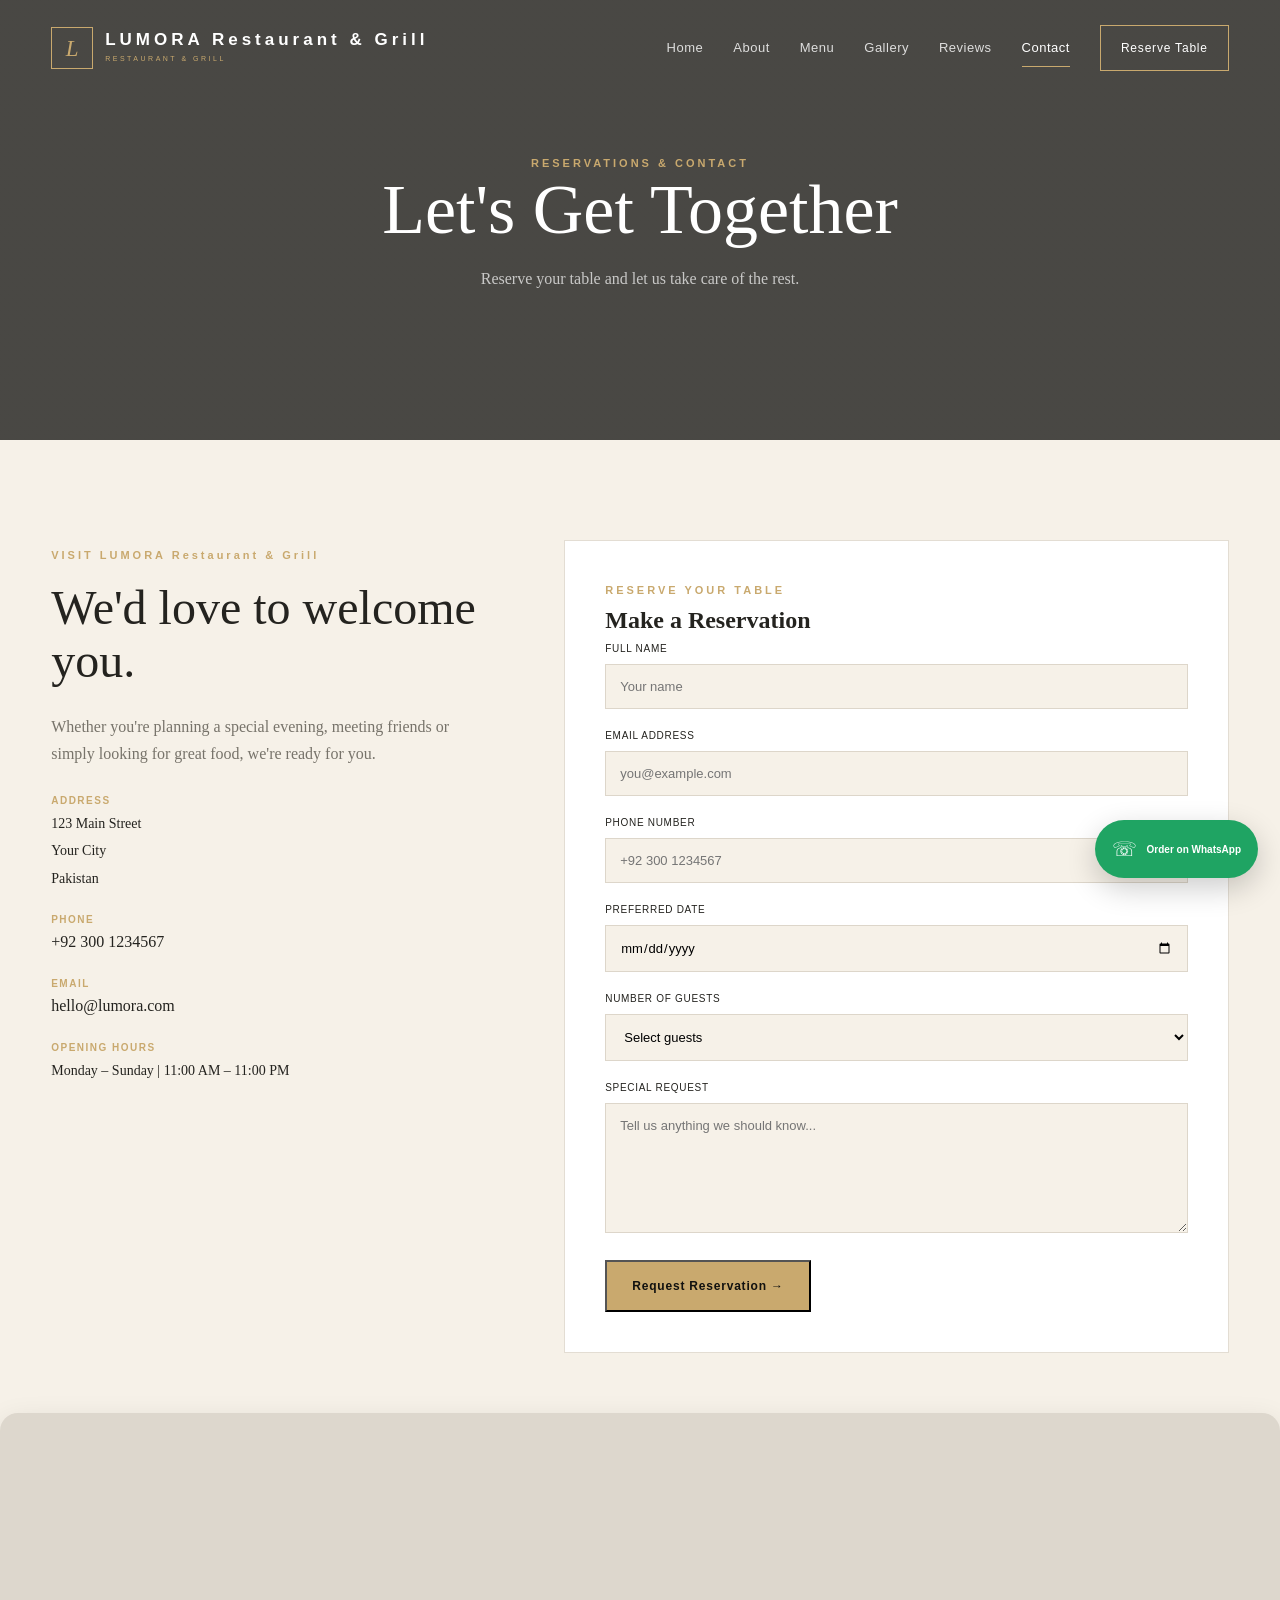
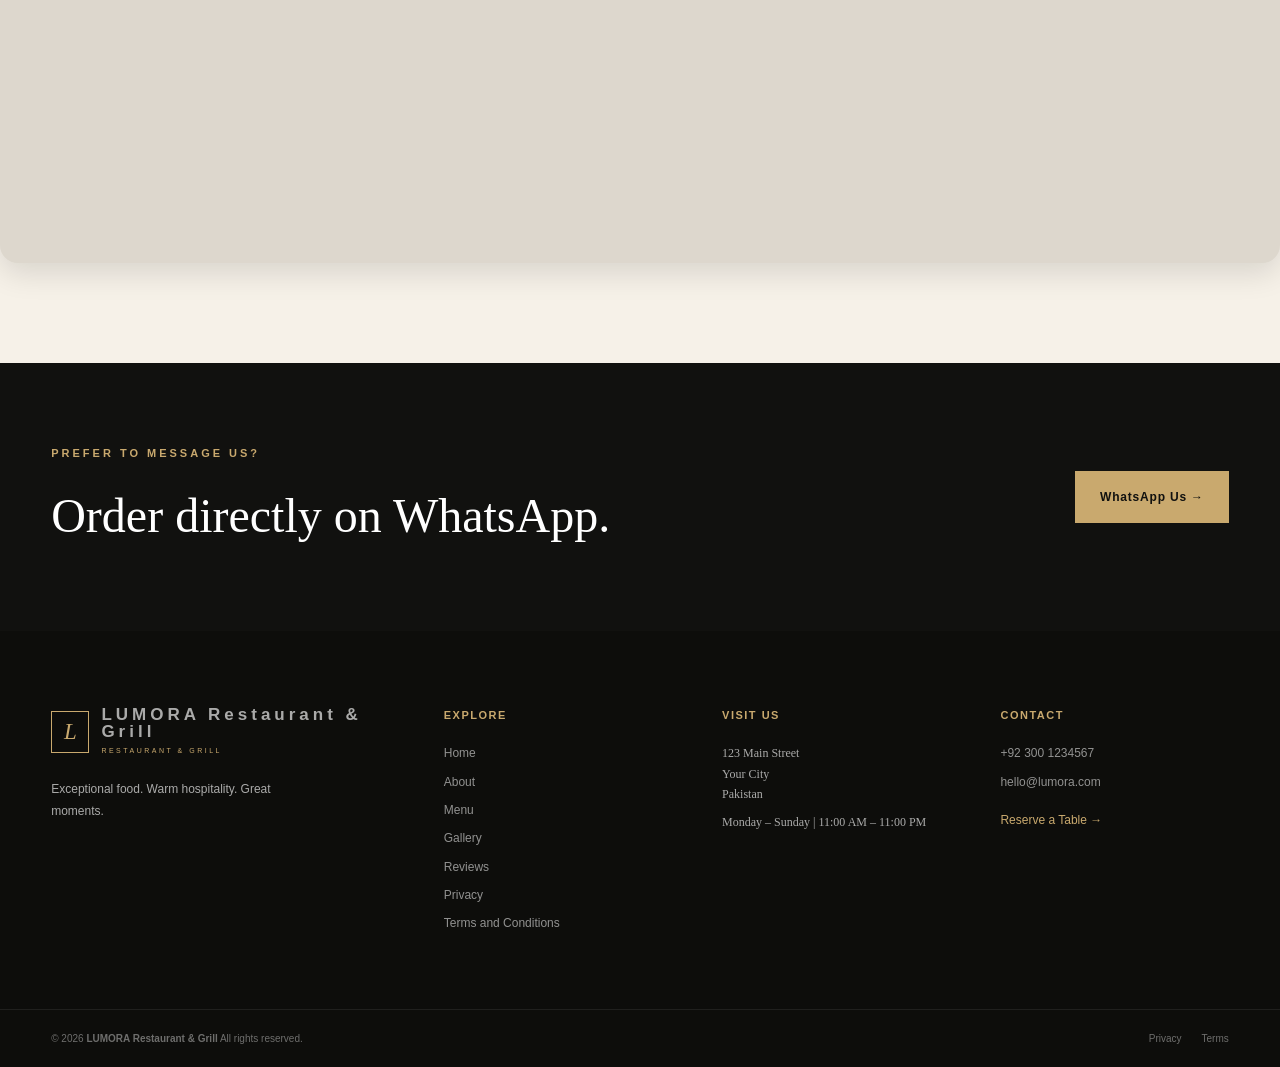
<file: contact.html>
<!DOCTYPE html>
<html lang="en">

<head>

    <meta charset="UTF-8">
    <meta name="viewport" content="width=device-width, initial-scale=1.0">

    <title>Contact Lumora Restaurant | Reservations, Location & Hours</title>

    <meta name="description"
        content="Contact Lumora Restaurant & Grill to reserve a table, find our location, check opening hours or get in touch with our team.">

    <meta name="robots" content="index, follow">

    <!-- Open Graph / Social Sharing -->
    <meta property="og:type" content="website">
    <meta property="og:title" content="Contact Lumora Restaurant | Reservations & Location">
    <meta property="og:description"
        content="Reserve a table, find Lumora Restaurant & Grill, check opening hours and contact our team.">
    <meta property="og:image" content="assets/og-image.jpg">
    <meta property="og:url" content="contact.html">
    <meta property="og:site_name" content="Lumora Restaurant & Grill">

    <!-- Twitter / X -->
    <meta name="twitter:card" content="summary_large_image">
    <meta name="twitter:title" content="Contact Lumora Restaurant | Reservations">
    <meta name="twitter:description"
        content="Get in touch with Lumora Restaurant & Grill, check our location and reserve your table.">
    <meta name="twitter:image" content="assets/og-image.jpg">

    <!-- Favicon -->
    <link rel="icon" type="image/png" href="">


    <!-- Styles -->
    <link rel="stylesheet" href="style.css">
    <link rel="stylesheet" href="responsive.css">

</head>

<body>


    <header class="navbar">

        <div class="container nav-container">

            <a href="index.html" class="logo">
            <span class="logo-mark client-logo-mark"></span>
            <span>
                <strong class="client-name"></strong>
                <small class="client-type">RESTAURANT & GRILL</small>
            </span>
        </a>

            <nav class="nav-menu" id="navMenu">

                <a href="index.html">Home</a>
                <a href="about.html">About</a>
                <a href="menu.html">Menu</a>
                <a href="gallery.html">Gallery</a>
                <a href="reviews.html">Reviews</a>
                <a href="contact.html" class="active">Contact</a>

                <a href="contact.html" class="nav-btn">
                    Reserve Table
                </a>

            </nav>


            <button class="menu-toggle" id="menuToggle">
                ☰
            </button>

        </div>

    </header>



    <main>


        <section class="page-hero">

            <div>

                <span class="section-label">
                    RESERVATIONS & CONTACT
                </span>

                <h1>Let's Get Together</h1>

                <p>
                    Reserve your table and let us take care
                    of the rest.
                </p>

            </div>

        </section>



        <section class="contact-section">

            <div class="container contact-grid">


                <!-- CONTACT INFORMATION -->

                <div class="contact-info">

                    <span class="section-label">
                        VISIT <span class="client-name">LUMORA</span>
                    </span>

                    <h2>
                        We'd love to
                        welcome you.
                    </h2>

                    <p>
                        Whether you're planning a special evening,
                        meeting friends or simply looking for great food,
                        we're ready for you.
                    </p>


                    <div class="contact-detail">

                        <strong>Address</strong>

                        <span class="client-address">123 Main Street, Your City, Pakistan</span>

                    </div>


                    <div class="contact-detail">

                        <strong>Phone</strong>

                        <a href="tel:+923001234567" class="client-phone">
                            +92 300 1234567
                        </a>
                    </div>


                    <div class="contact-detail">

                        <strong>Email</strong>

                        <a href="mailto:hello@lumora.com" class="client-email">
                            hello@lumora.com
                        </a>

                    </div>


                    <div class="contact-detail">

                        <strong>Opening Hours</strong>

                        <span class="client-hours">Monday – Sunday | 11:00 AM – 11:00 PM</span>

                    </div>

                </div>



                <!-- RESERVATION FORM -->

                <form class="contact-form" id="reservationForm">

                    <div class="section-label">
                        RESERVE YOUR TABLE
                    </div>


                    <h2>
                        Make a Reservation
                    </h2>


                    <div class="form-group">

                        <label for="name">
                            Full Name
                        </label>

                        <input type="text" id="name" name="name" placeholder="Your name" required>

                    </div>


                    <div class="form-group">

                        <label for="email">
                            Email Address
                        </label>

                        <input type="email" id="email" name="email" placeholder="you@example.com" required>

                    </div>


                    <div class="form-group">

                        <label for="phone">
                            Phone Number
                        </label>

                        <input type="tel" id="phone" name="phone" placeholder="+92 300 1234567" required>

                    </div>


                    <div class="form-group">

                        <label for="date">
                            Preferred Date
                        </label>

                        <input type="date" id="date" name="date" required>

                    </div>


                    <div class="form-group">

                        <label for="guests">
                            Number of Guests
                        </label>

                        <select id="guests" name="guests" required>

                            <option value="">
                                Select guests
                            </option>

                            <option value="1">
                                1 Guest
                            </option>

                            <option value="2">
                                2 Guests
                            </option>

                            <option value="3">
                                3 Guests
                            </option>

                            <option value="4">
                                4 Guests
                            </option>

                            <option value="5">
                                5 Guests
                            </option>

                            <option value="6+">
                                6+ Guests
                            </option>

                        </select>

                    </div>


                    <div class="form-group">

                        <label for="message">
                            Special Request
                        </label>

                        <textarea id="message" name="message"
                            placeholder="Tell us anything we should know..."></textarea>

                    </div>


                    <button type="submit" class="btn btn-primary">
                        Request Reservation →
                    </button>


                </form>

            </div>



            <!-- MAP -->

            <div class="map-container">
                <iframe class="client-map" src="https://www.google.com/maps?q=Lahore,Pakistan&output=embed" width="100%"
                    height="450" style="border:0;" allowfullscreen="" loading="lazy"
                    referrerpolicy="no-referrer-when-downgrade">
                </iframe>
            </div>
        </section>



        <section class="home-cta">

            <div class="container cta-content">

                <div>

                    <span class="section-label">
                        PREFER TO MESSAGE US?
                    </span>

                    <h2>Order directly on WhatsApp.</h2>

                </div>

                <a href="https://wa.me/923001234567" target="_blank" class="btn btn-primary client-whatsapp">
                    WhatsApp Us →
                </a>

            </div>

        </section>


    </main>



    <footer class="footer">

        <div class="container footer-grid">


            <div class="footer-brand">

                <a href="index.html" class="logo">
            <span class="logo-mark client-logo-mark"></span>
            <span>
                <strong class="client-name"></strong>
                <small class="client-type">RESTAURANT & GRILL</small>
            </span>
        </a>

                <p>
                    Exceptional food. Warm hospitality.
                    Great moments.
                </p>

            </div>


            <div class="footer-links">

                <h4>Explore</h4>

                <a href="index.html">Home</a>
                <a href="about.html">About</a>
                <a href="menu.html">Menu</a>
                <a href="gallery.html">Gallery</a>
                <a href="reviews.html">Reviews</a>
                <a href="privacy.html">Privacy</a>
                <a href="Term.html">Terms and Conditions</a>

            </div>


            <div class="footer-links">

                <h4>Visit Us</h4>

                <span style="font-size: clamp(12px, 1.1vw, 10px);" class="client-address">123 Main Street<br> Your
                    City<br> Pakistan</span>

                <span style="font-size: clamp(12px, 1.1vw, 10px);" class="client-hours">Monday – Sunday | 11:00 AM –
                    11:00 PM</span>

            </div>


            <div class="footer-links">

                <h4>Contact</h4>

                <a href="tel:+923001234567" class="client-phone">
                    +92 300 1234567
                </a>

                <a href="mailto:hello@lumora.com" class="client-email">
                    hello@lumora.com
                </a>

                <a href="contact.html" class="footer-reserve">
                    Reserve a Table →
                </a>

            </div>

        </div>


        <div class="footer-bottom">

            <div class="container">

                <p>
                    © <span id="year"></span>
                    <strong class="client-name">LUMORA</strong>
                    All rights reserved.
                </p>

                <div>

                    <a href="privacy.html">Privacy</a>
                    <a href="Term.html">Terms</a>

                </div>

            </div>

        </div>

    </footer>



    <a href="https://wa.me/923001234567" class="whatsapp-btn client-whatsapp" target="_blank"
        aria-label="Order on WhatsApp">
        <span>☏</span>
        <small>Order on WhatsApp</small>

    </a>


    <script src="script.js"></script>

</body>

</html>
</file>
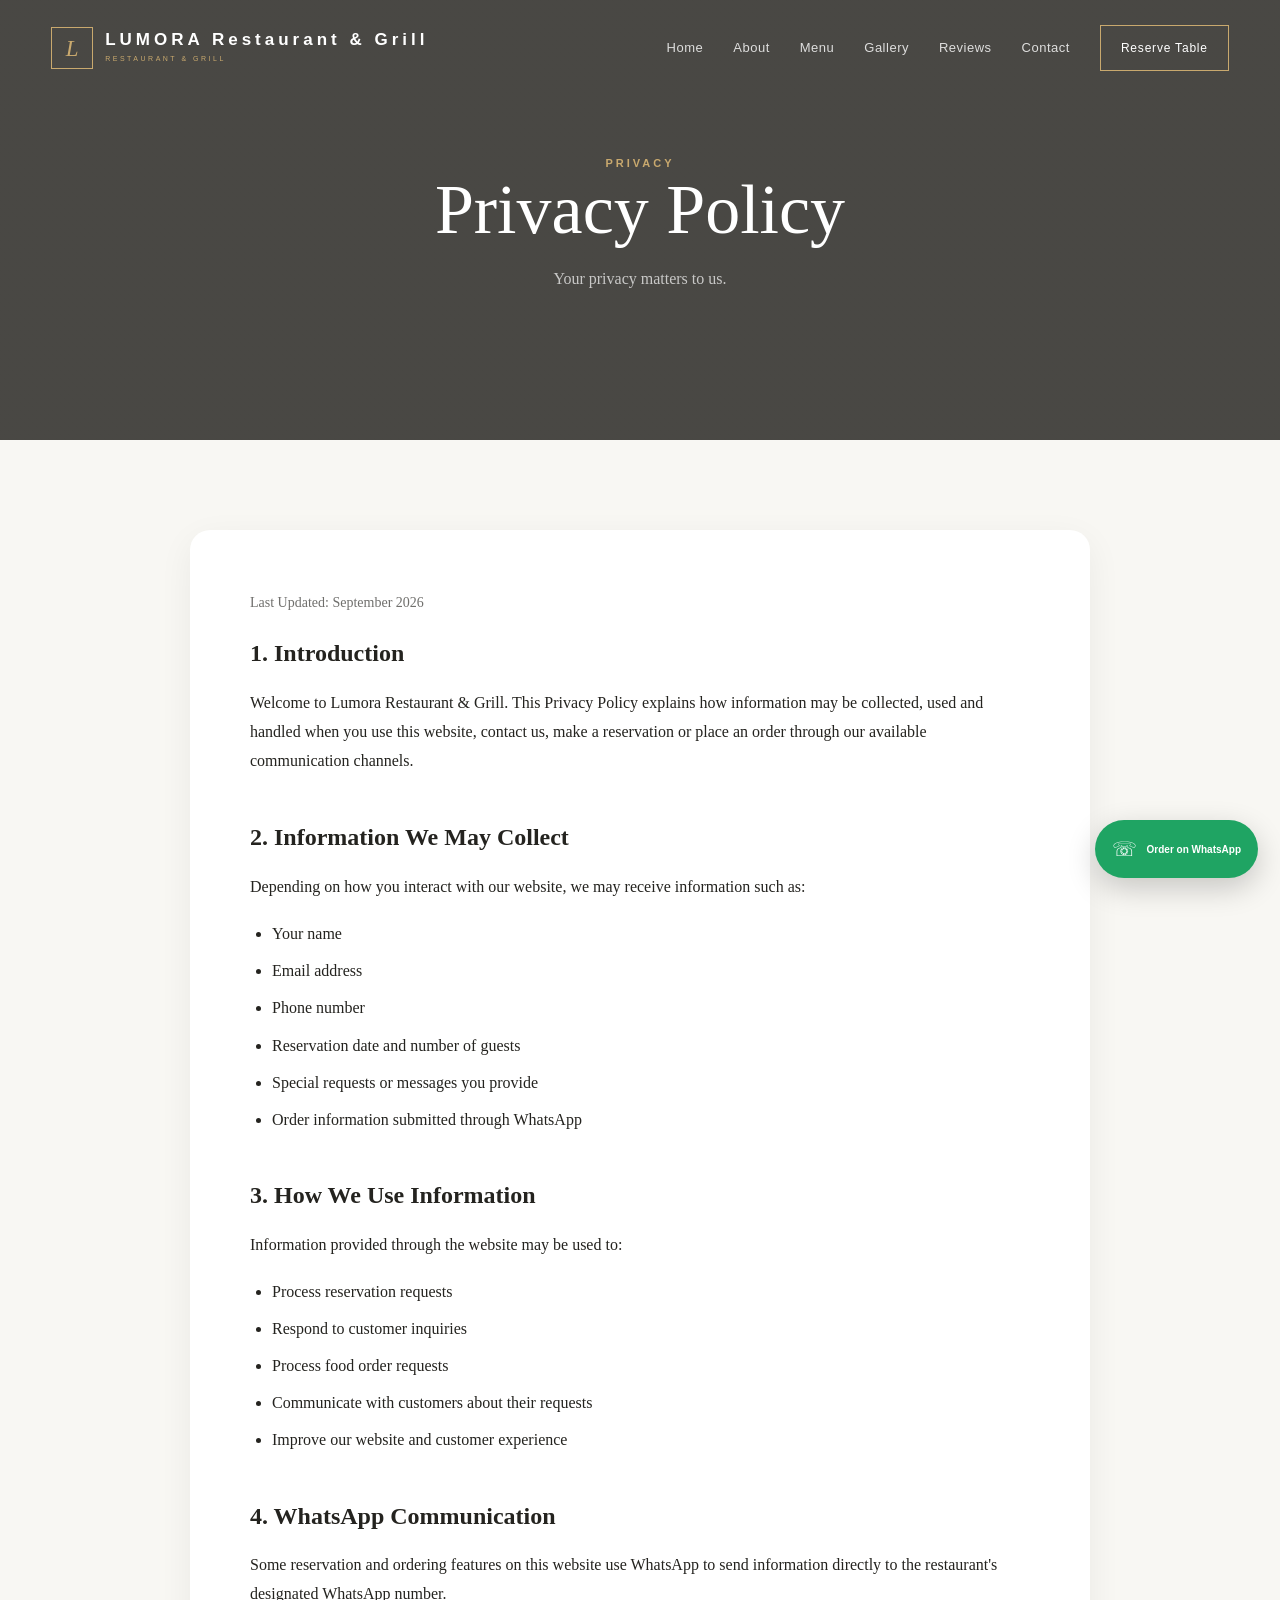
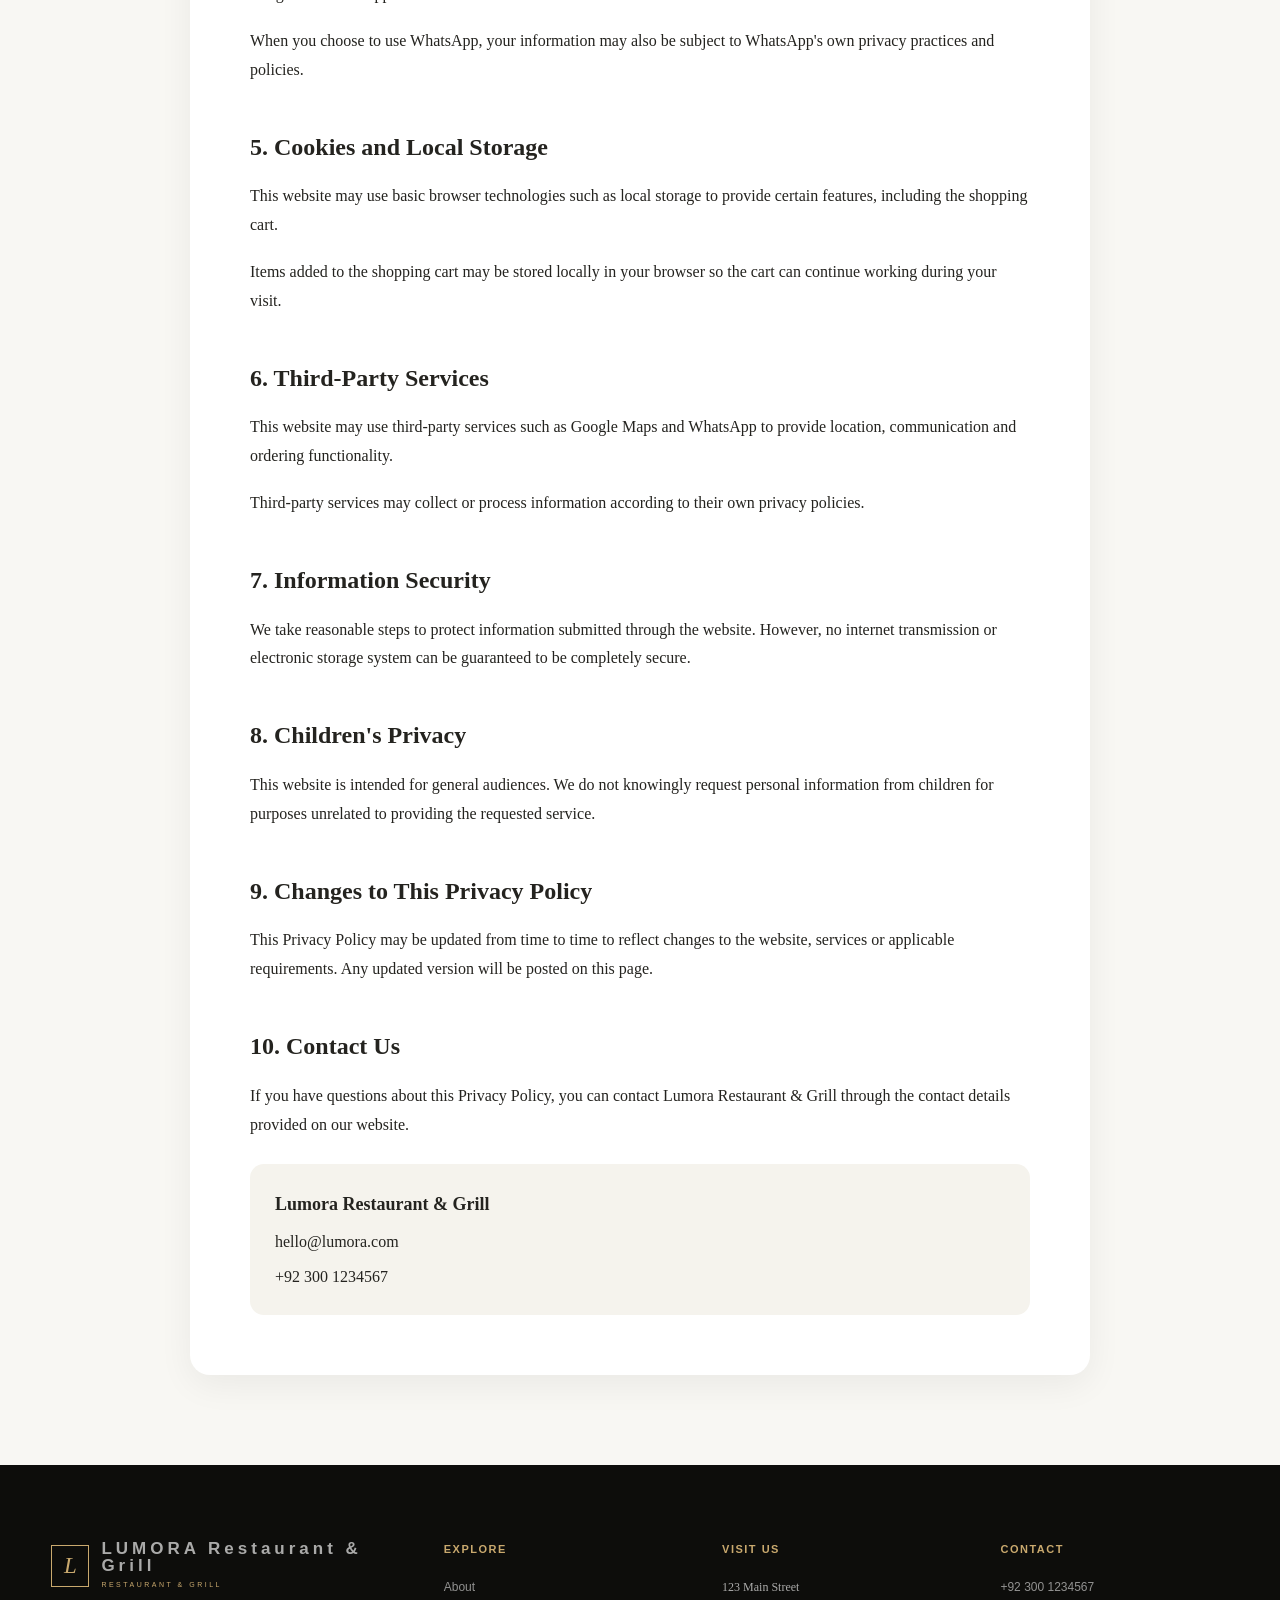
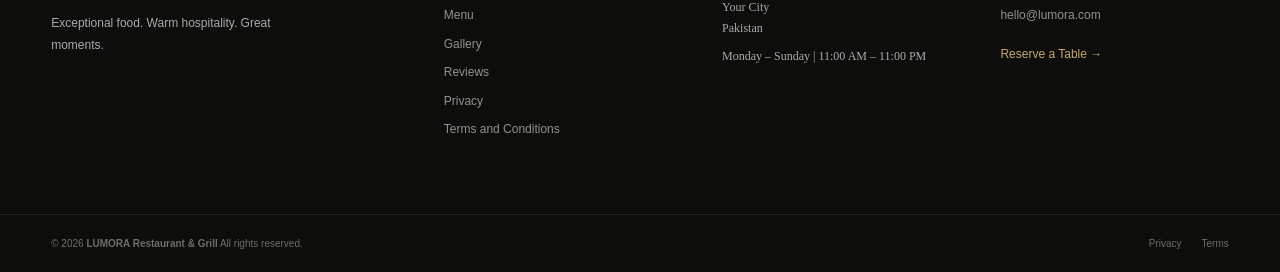
<file: privacy.html>
<!DOCTYPE html>
<html lang="en">

<head>

    <meta charset="UTF-8">
    <meta name="viewport" content="width=device-width, initial-scale=1.0">

    <title>Lumora Restaurant Privacy Policy | Your Privacy</title>

    <meta name="description"
        content="Read Lumora Restaurant & Grill's Privacy Policy to learn how information is collected, used and handled when using our website, reservations and ordering services.">

    <meta name="robots" content="index, follow">

    <!-- Open Graph / Social Sharing -->
    <meta property="og:type" content="website">
    <meta property="og:title" content="Lumora Restaurant Privacy Policy">
    <meta property="og:description"
        content="Learn how Lumora Restaurant & Grill handles information submitted through our website, reservations and ordering services.">
    <meta property="og:image" content="assets/og-image.jpg">
    <meta property="og:url" content="privacy.html">
    <meta property="og:site_name" content="Lumora Restaurant & Grill">

    <!-- Twitter / X -->
    <meta name="twitter:card" content="summary_large_image">
    <meta name="twitter:title" content="Lumora Restaurant Privacy Policy">
    <meta name="twitter:description"
        content="Learn how information may be collected, used and handled by Lumora Restaurant & Grill.">
    <meta name="twitter:image" content="assets/og-image.jpg">

    <!-- Favicon -->
    <link rel="icon" type="image/png" href="">


    <!-- Styles -->
    <link rel="stylesheet" href="style.css">
    <link rel="stylesheet" href="responsive.css">

</head>

<body>

    <!-- ================= NAVBAR ================= -->

    <header class="navbar">

        <div class="container nav-container">

          <a href="index.html" class="logo">
            <span class="logo-mark client-logo-mark"></span>
            <span>
                <strong class="client-name"></strong>
                <small class="client-type">RESTAURANT & GRILL</small>
            </span>
        </a>

            <nav class="nav-menu" id="navMenu">

                <a href="index.html">Home</a>
                <a href="about.html">About</a>
                <a href="menu.html">Menu</a>
                <a href="gallery.html">Gallery</a>
                <a href="reviews.html">Reviews</a>
                <a href="contact.html">Contact</a>

                <a href="contact.html" class="nav-btn">
                    Reserve Table
                </a>

            </nav>

            <button class="menu-toggle" id="menuToggle" aria-label="Open menu">
                ☰
            </button>

        </div>

    </header>


    <!-- ================= PAGE HERO ================= -->

    <main>

        <section class="page-hero">

            <div>

                <span class="section-label">
                    PRIVACY
                </span>

                <h1>
                    Privacy Policy
                </h1>

                <p>
                    Your privacy matters to us.
                </p>

            </div>

        </section>


        <!-- ================= PRIVACY CONTENT ================= -->

        <section class="legal-page">

            <div class="container legal-content">

                <p class="legal-updated">
                    Last Updated: September 2026
                </p>


                <h2>1. Introduction</h2>

                <p>
                    Welcome to Lumora Restaurant & Grill. This Privacy Policy
                    explains how information may be collected, used and handled
                    when you use this website, contact us, make a reservation
                    or place an order through our available communication
                    channels.
                </p>


                <h2>2. Information We May Collect</h2>

                <p>
                    Depending on how you interact with our website, we may
                    receive information such as:
                </p>

                <ul>

                    <li>Your name</li>

                    <li>Email address</li>

                    <li>Phone number</li>

                    <li>Reservation date and number of guests</li>

                    <li>Special requests or messages you provide</li>

                    <li>Order information submitted through WhatsApp</li>

                </ul>


                <h2>3. How We Use Information</h2>

                <p>
                    Information provided through the website may be used to:
                </p>

                <ul>

                    <li>Process reservation requests</li>

                    <li>Respond to customer inquiries</li>

                    <li>Process food order requests</li>

                    <li>Communicate with customers about their requests</li>

                    <li>Improve our website and customer experience</li>

                </ul>


                <h2>4. WhatsApp Communication</h2>

                <p>
                    Some reservation and ordering features on this website
                    use WhatsApp to send information directly to the
                    restaurant's designated WhatsApp number.
                </p>

                <p>
                    When you choose to use WhatsApp, your information may
                    also be subject to WhatsApp's own privacy practices
                    and policies.
                </p>


                <h2>5. Cookies and Local Storage</h2>

                <p>
                    This website may use basic browser technologies such as
                    local storage to provide certain features, including
                    the shopping cart.
                </p>

                <p>
                    Items added to the shopping cart may be stored locally
                    in your browser so the cart can continue working during
                    your visit.
                </p>


                <h2>6. Third-Party Services</h2>

                <p>
                    This website may use third-party services such as
                    Google Maps and WhatsApp to provide location,
                    communication and ordering functionality.
                </p>

                <p>
                    Third-party services may collect or process information
                    according to their own privacy policies.
                </p>


                <h2>7. Information Security</h2>

                <p>
                    We take reasonable steps to protect information submitted
                    through the website. However, no internet transmission or
                    electronic storage system can be guaranteed to be
                    completely secure.
                </p>


                <h2>8. Children's Privacy</h2>

                <p>
                    This website is intended for general audiences. We do
                    not knowingly request personal information from children
                    for purposes unrelated to providing the requested service.
                </p>


                <h2>9. Changes to This Privacy Policy</h2>

                <p>
                    This Privacy Policy may be updated from time to time to
                    reflect changes to the website, services or applicable
                    requirements. Any updated version will be posted on
                    this page.
                </p>


                <h2>10. Contact Us</h2>

                <p>
                    If you have questions about this Privacy Policy, you can
                    contact Lumora Restaurant & Grill through the contact
                    details provided on our website.
                </p>


                <div class="legal-contact">

                    <strong>
                        Lumora Restaurant & Grill
                    </strong>

                    <a href="mailto:hello@lumora.com" class="client-email">
                        hello@lumora.com
                    </a>

                    <a href="tel:+923001234567" class="client-phone">
                        +92 300 1234567
                    </a>


                </div>

            </div>

        </section>

    </main>


    <!-- ================= FOOTER ================= -->

    <footer class="footer">

        <div class="container footer-grid">

            <div class="footer-brand">

               <a href="index.html" class="logo">
            <span class="logo-mark client-logo-mark"></span>
            <span>
                <strong class="client-name"></strong>
                <small class="client-type">RESTAURANT & GRILL</small>
            </span>
        </a>

                <p>
                    Exceptional food. Warm hospitality.
                    Great moments.
                </p>

            </div>


            <div class="footer-links">

                <h4>Explore</h4>

                <a href="about.html">About</a>
                <a href="menu.html">Menu</a>
                <a href="gallery.html">Gallery</a>
                <a href="reviews.html">Reviews</a>
                <a href="privacy.html">Privacy</a>
                <a href="Term.html">Terms and Conditions</a>

            </div>


            <div class="footer-links">

                <h4>Visit Us</h4>

                <span style="font-size: clamp(12px, 1.1vw, 10px);" class="client-address">123 Main Street<br> Your
                    City<br> Pakistan</span>

                <span style="font-size: clamp(12px, 1.1vw, 10px);" class="client-hours">Monday – Sunday | 11:00 AM –
                    11:00 PM</span>

            </div>


            <div class="footer-links">

                <h4>Contact</h4>

                <a href="tel:+923001234567" class="client-phone">
                    +92 300 1234567
                </a>

                <a href="mailto:hello@lumora.com" class="client-email">
                    hello@lumora.com
                </a>

                <a href="contact.html" class="footer-reserve">
                    Reserve a Table →
                </a>

            </div>

        </div>


        <div class="footer-bottom">

            <div class="container">

                <p>
                    © <span id="year"></span> <strong class="client-name">LUMORA</strong>
                    All rights reserved.
                </p>

                <div>
                    <a href="privacy.html">Privacy</a>
                    <a href="Term.html">Terms</a>
                </div>

            </div>

        </div>

    </footer>


    <!-- ================= WHATSAPP ================= -->

    <a href="https://wa.me/923001234567" class="whatsapp-btn client-whatsapp" target="_blank"
        aria-label="Order on WhatsApp">
        <span>☏</span>

        <small>
            Order on WhatsApp
        </small>

    </a>


    <script src="script.js"></script>

</body>

</html>
</file>
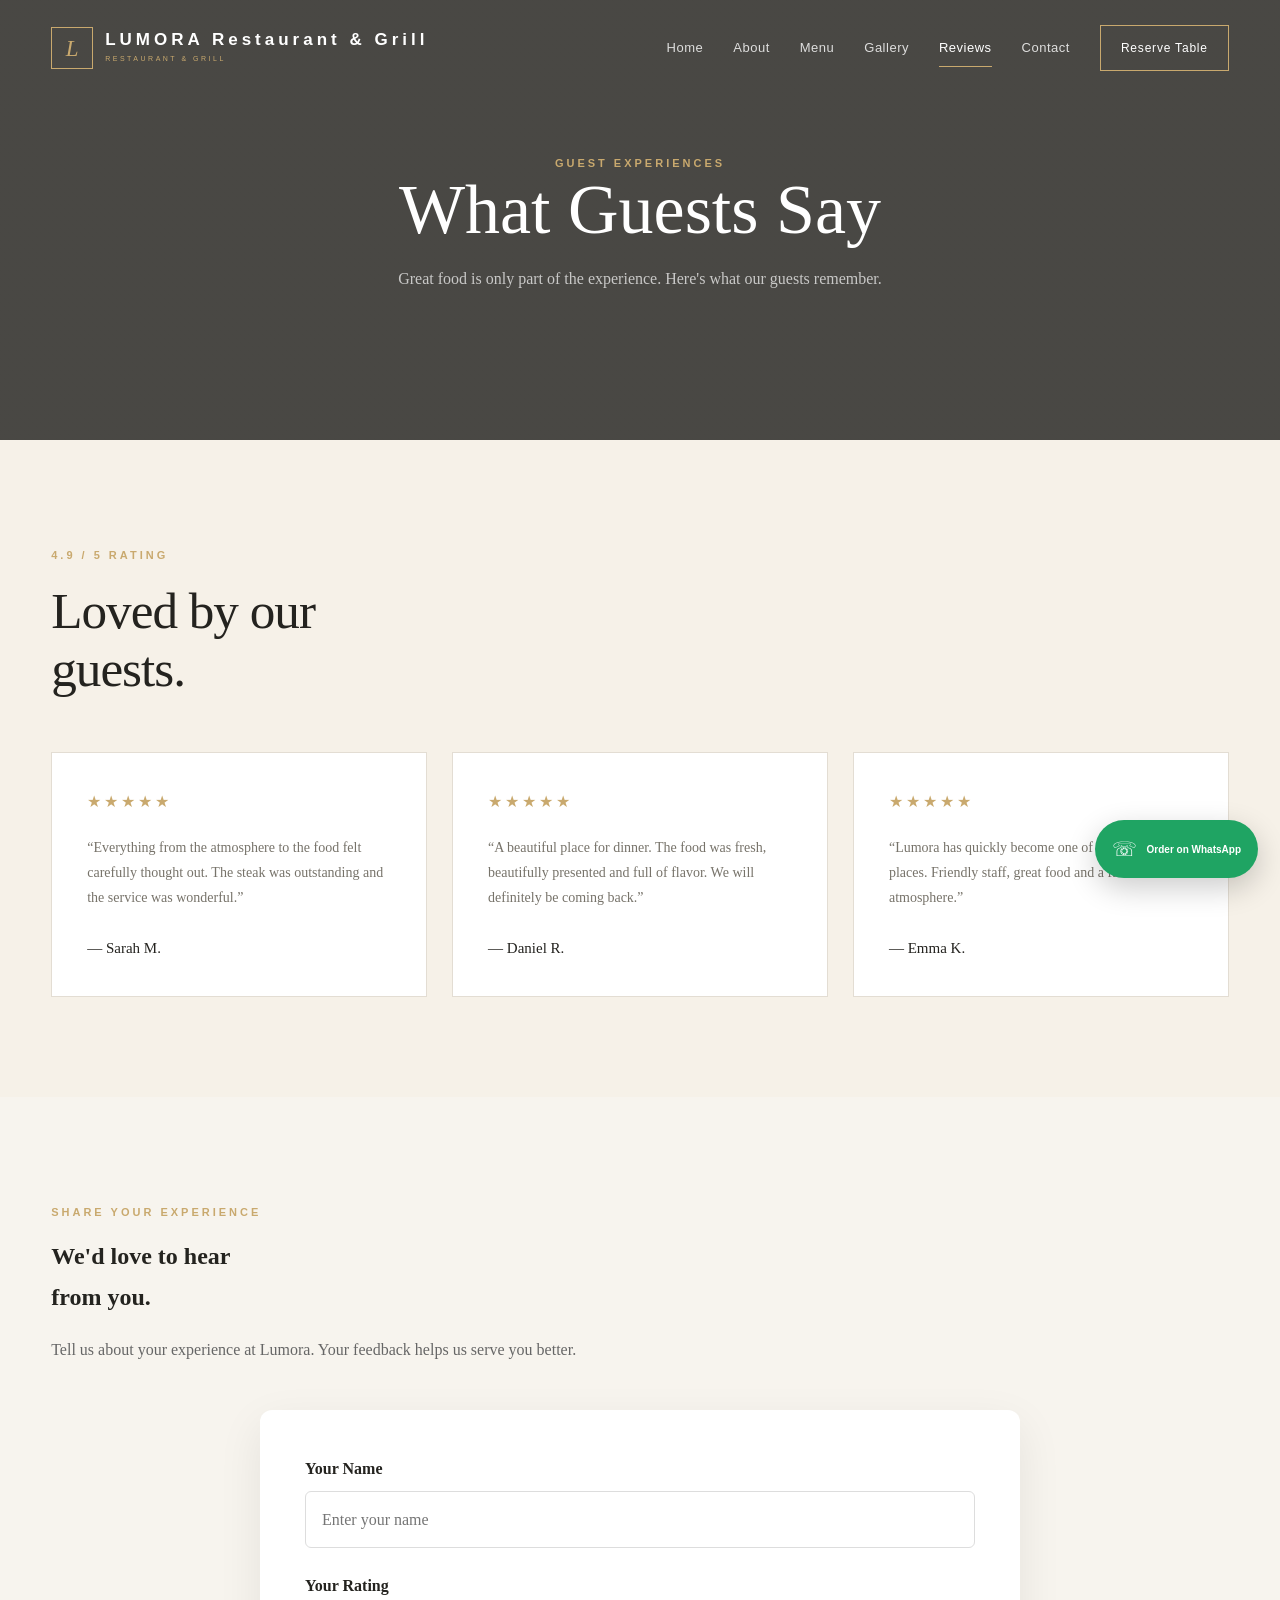
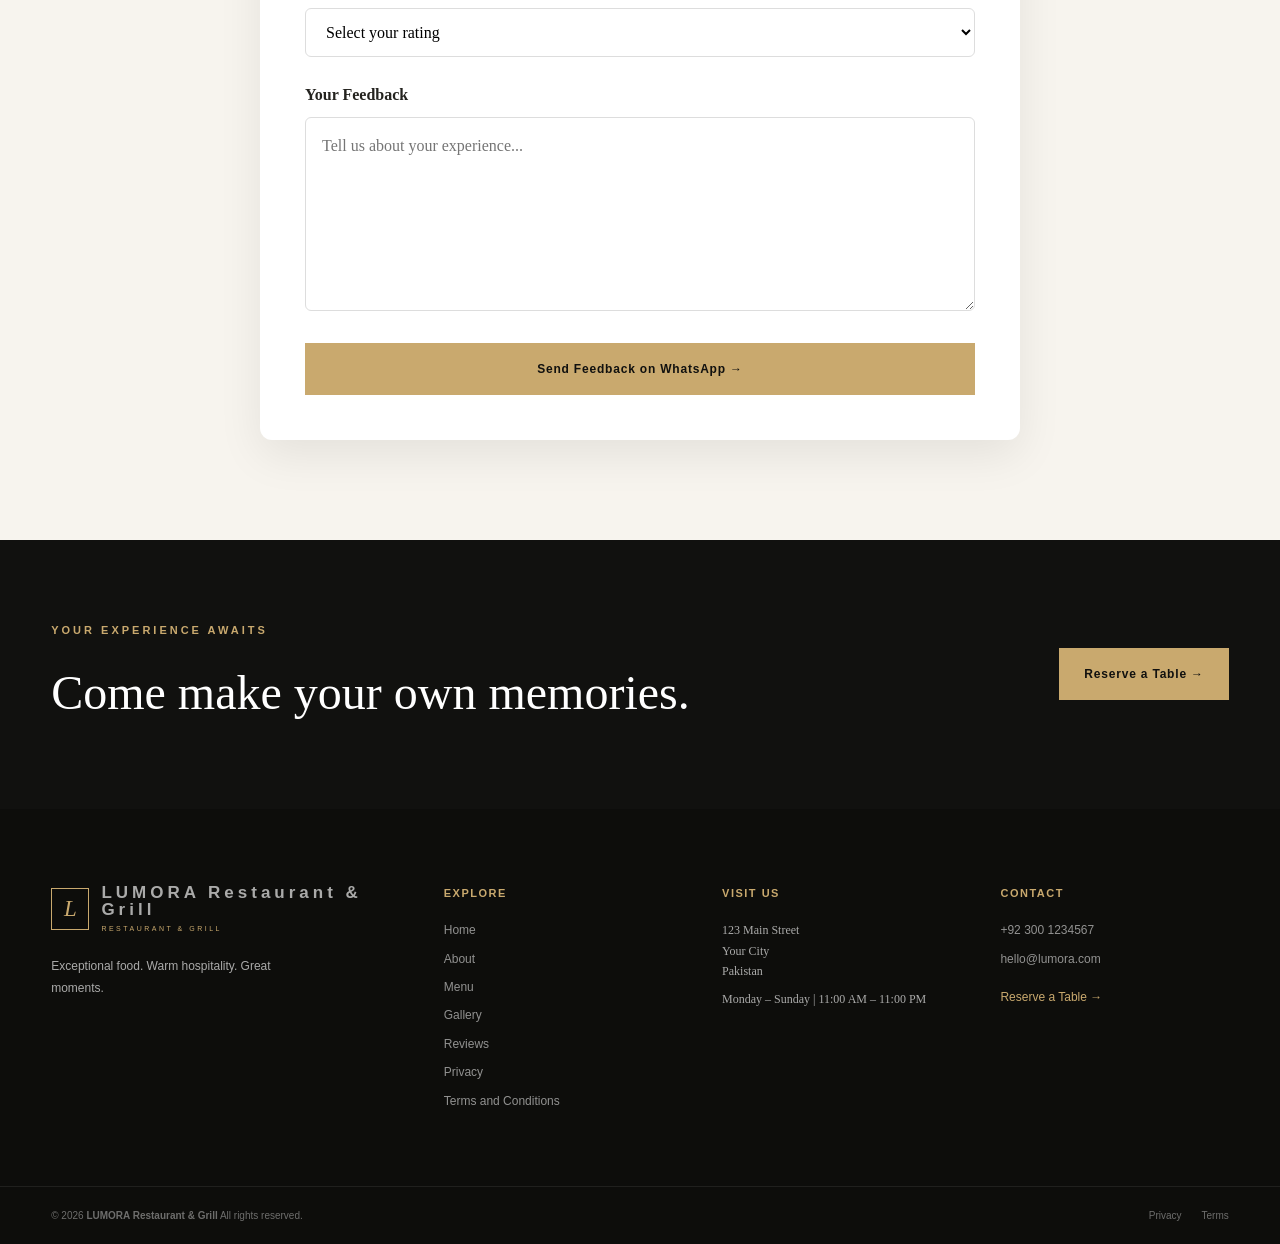
<file: reviews.html>
<!DOCTYPE html>
<html lang="en">

<head>

    <meta charset="UTF-8">
    <meta name="viewport" content="width=device-width, initial-scale=1.0">

    <title>Lumora Restaurant Reviews | Guest Experiences & Ratings</title>

    <meta name="description"
        content="Read guest reviews and experiences at Lumora Restaurant & Grill. Discover what guests say about our food, service, atmosphere and dining experience.">

    <meta name="robots" content="index, follow">

    <!-- Open Graph / Social Sharing -->
    <meta property="og:type" content="website">
    <meta property="og:title" content="Lumora Restaurant Reviews | Guest Experiences">
    <meta property="og:description"
        content="Discover what guests say about the food, service and atmosphere at Lumora Restaurant & Grill.">
    <meta property="og:image" content="assets/og-image.jpg">
    <meta property="og:url" content="reviews.html">
    <meta property="og:site_name" content="Lumora Restaurant & Grill">

    <!-- Twitter / X -->
    <meta name="twitter:card" content="summary_large_image">
    <meta name="twitter:title" content="Lumora Restaurant Reviews">
    <meta name="twitter:description"
        content="Read guest experiences and discover what people love about Lumora Restaurant & Grill.">
    <meta name="twitter:image" content="assets/og-image.jpg">

    <!-- Favicon -->
  <link rel="icon" type="image/png" href="">


    <!-- Styles -->
    <link rel="stylesheet" href="style.css">
    <link rel="stylesheet" href="responsive.css">

</head>

<body>


    <header class="navbar">

        <div class="container nav-container">

            <a href="index.html" class="logo">
            <span class="logo-mark client-logo-mark"></span>
            <span>
                <strong class="client-name"></strong>
                <small class="client-type">RESTAURANT & GRILL</small>
            </span>
        </a>


            <nav class="nav-menu" id="navMenu">

                <a href="index.html">Home</a>
                <a href="about.html">About</a>
                <a href="menu.html">Menu</a>
                <a href="gallery.html">Gallery</a>
                <a href="reviews.html" class="active">Reviews</a>
                <a href="contact.html">Contact</a>

                <a href="contact.html" class="nav-btn">
                    Reserve Table
                </a>

            </nav>


            <button class="menu-toggle" id="menuToggle">
                ☰
            </button>

        </div>

    </header>



    <main>


        <section class="page-hero">

            <div>

                <span class="section-label">
                    GUEST EXPERIENCES
                </span>

                <h1>What Guests Say</h1>

                <p>
                    Great food is only part of the experience.
                    Here's what our guests remember.
                </p>

            </div>

        </section>



        <section class="reviews-section">

            <div class="container">


                <div class="section-heading">

                    <div>

                        <span class="section-label">
                            4.9 / 5 RATING
                        </span>

                        <h2>
                            Loved by our<br>
                            guests.
                        </h2>

                    </div>

                </div>



                <div class="reviews-grid">


                    <article class="review-card">

                        <div class="review-stars">
                            ★★★★★
                        </div>

                        <p>
                            “Everything from the atmosphere to the food
                            felt carefully thought out. The steak was
                            outstanding and the service was wonderful.”
                        </p>

                        <h4>
                            — Sarah M.
                        </h4>

                    </article>



                    <article class="review-card">

                        <div class="review-stars">
                            ★★★★★
                        </div>

                        <p>
                            “A beautiful place for dinner. The food was
                            fresh, beautifully presented and full of flavor.
                            We will definitely be coming back.”
                        </p>

                        <h4>
                            — Daniel R.
                        </h4>

                    </article>



                    <article class="review-card">

                        <div class="review-stars">
                            ★★★★★
                        </div>

                        <p>
                            “Lumora has quickly become one of our favorite
                            places. Friendly staff, great food and a
                            fantastic atmosphere.”
                        </p>

                        <h4>
                            — Emma K.
                        </h4>

                    </article>


                </div>


            </div>

        </section>



        <!-- Feedback Section -->

        <section class="feedback-section">

            <div class="container">

                <div class="feedback-heading">

                    <span class="section-label">
                        SHARE YOUR EXPERIENCE
                    </span>

                    <h2>
                        We'd love to hear<br>
                        from you.
                    </h2>

                    <p>
                        Tell us about your experience at Lumora.
                        Your feedback helps us serve you better.
                    </p>

                </div>


                <div class="feedback-card">

                    <form id="feedbackForm">


                        <div class="feedback-group">

                            <label for="feedbackName">
                                Your Name
                            </label>

                            <input type="text" id="feedbackName" placeholder="Enter your name" required>

                        </div>



                        <div class="feedback-group">

                            <label for="feedbackRating">
                                Your Rating
                            </label>

                            <select id="feedbackRating" required>

                                <option value="">
                                    Select your rating
                                </option>

                                <option value="★★★★★">
                                    ★★★★★ — Excellent
                                </option>

                                <option value="★★★★☆">
                                    ★★★★☆ — Very Good
                                </option>

                                <option value="★★★☆☆">
                                    ★★★☆☆ — Good
                                </option>

                                <option value="★★☆☆☆">
                                    ★★☆☆☆ — Fair
                                </option>

                                <option value="★☆☆☆☆">
                                    ★☆☆☆☆ — Needs Improvement
                                </option>

                            </select>

                        </div>



                        <div class="feedback-group">

                            <label for="feedbackMessage">
                                Your Feedback
                            </label>

                            <textarea id="feedbackMessage" rows="6" placeholder="Tell us about your experience..."
                                required></textarea>

                        </div>



                        <button type="submit" class="btn btn-primary feedback-submit">
                            Send Feedback on WhatsApp →
                        </button>


                    </form>

                </div>

            </div>

        </section>



        <section class="home-cta">

            <div class="container cta-content">

                <div>

                    <span class="section-label">
                        YOUR EXPERIENCE AWAITS
                    </span>

                    <h2>Come make your own memories.</h2>

                </div>

                <a href="contact.html" class="btn btn-primary">
                    Reserve a Table →
                </a>

            </div>

        </section>


    </main>



    <footer class="footer">

        <div class="container footer-grid">


            <div class="footer-brand">

                <a href="index.html" class="logo">
            <span class="logo-mark client-logo-mark"></span>
            <span>
                <strong class="client-name"></strong>
                <small class="client-type">RESTAURANT & GRILL</small>
            </span>
        </a>
                <p>
                    Exceptional food. Warm hospitality.
                    Great moments.
                </p>

            </div>


            <div class="footer-links">

                <h4>Explore</h4>

                <a href="index.html">Home</a>
                <a href="about.html">About</a>
                <a href="menu.html">Menu</a>
                <a href="gallery.html">Gallery</a>
                <a href="reviews.html">Reviews</a>
                <a href="privacy.html">Privacy</a>
                <a href="Term.html">Terms and Conditions</a>

            </div>


            <div class="footer-links">

                <h4>Visit Us</h4>

                <span style="font-size: clamp(12px, 1.1vw, 10px);" class="client-address">123 Main Street<br> Your
                    City<br> Pakistan</span>

                <span style="font-size: clamp(12px, 1.1vw, 10px);" class="client-hours">Monday – Sunday | 11:00 AM –
                    11:00 PM</span>
            </div>


            <div class="footer-links">

                <h4>Contact</h4>

                <a href="tel:+923001234567" class="client-phone">
                    +92 300 1234567
                </a>

                <a href="mailto:hello@lumora.com" class="client-email">
                    hello@lumora.com
                </a>

                <a href="contact.html" class="footer-reserve">
                    Reserve a Table →
                </a>

            </div>

        </div>


        <div class="footer-bottom">

            <div class="container">

                <p>
                    © <span id="year"></span>
                    <strong class="client-name">LUMORA</strong>
                    All rights reserved.
                </p>

                <div>

                    <a href="privacy.html">Privacy</a>
                    <a href="Term.html">Terms</a>

                </div>

            </div>

        </div>

    </footer>



    <a href="https://wa.me/923001234567" class="whatsapp-btn client-whatsapp" target="_blank"
        aria-label="Order on WhatsApp">
        <span>☏</span>
        <small>Order on WhatsApp</small>

    </a>


    <script src="script.js"></script>

</body>

</html>
</file>
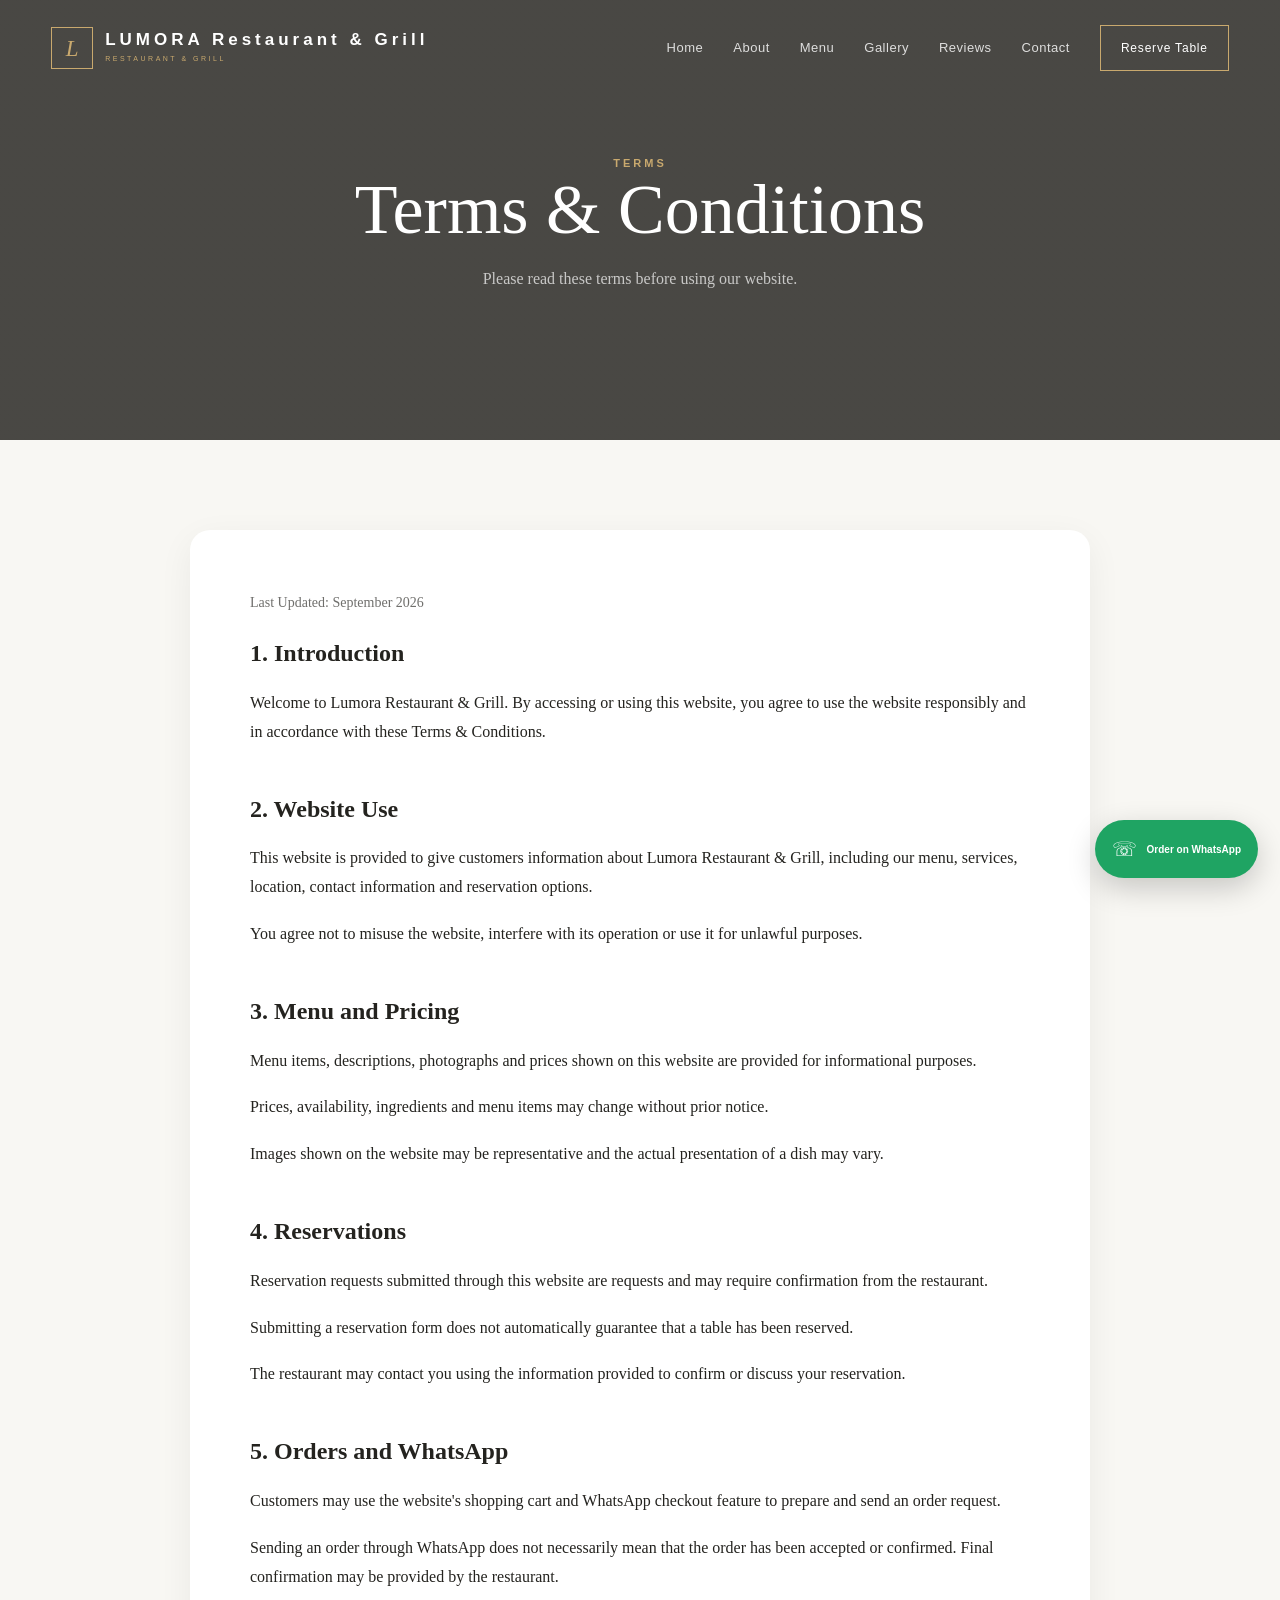
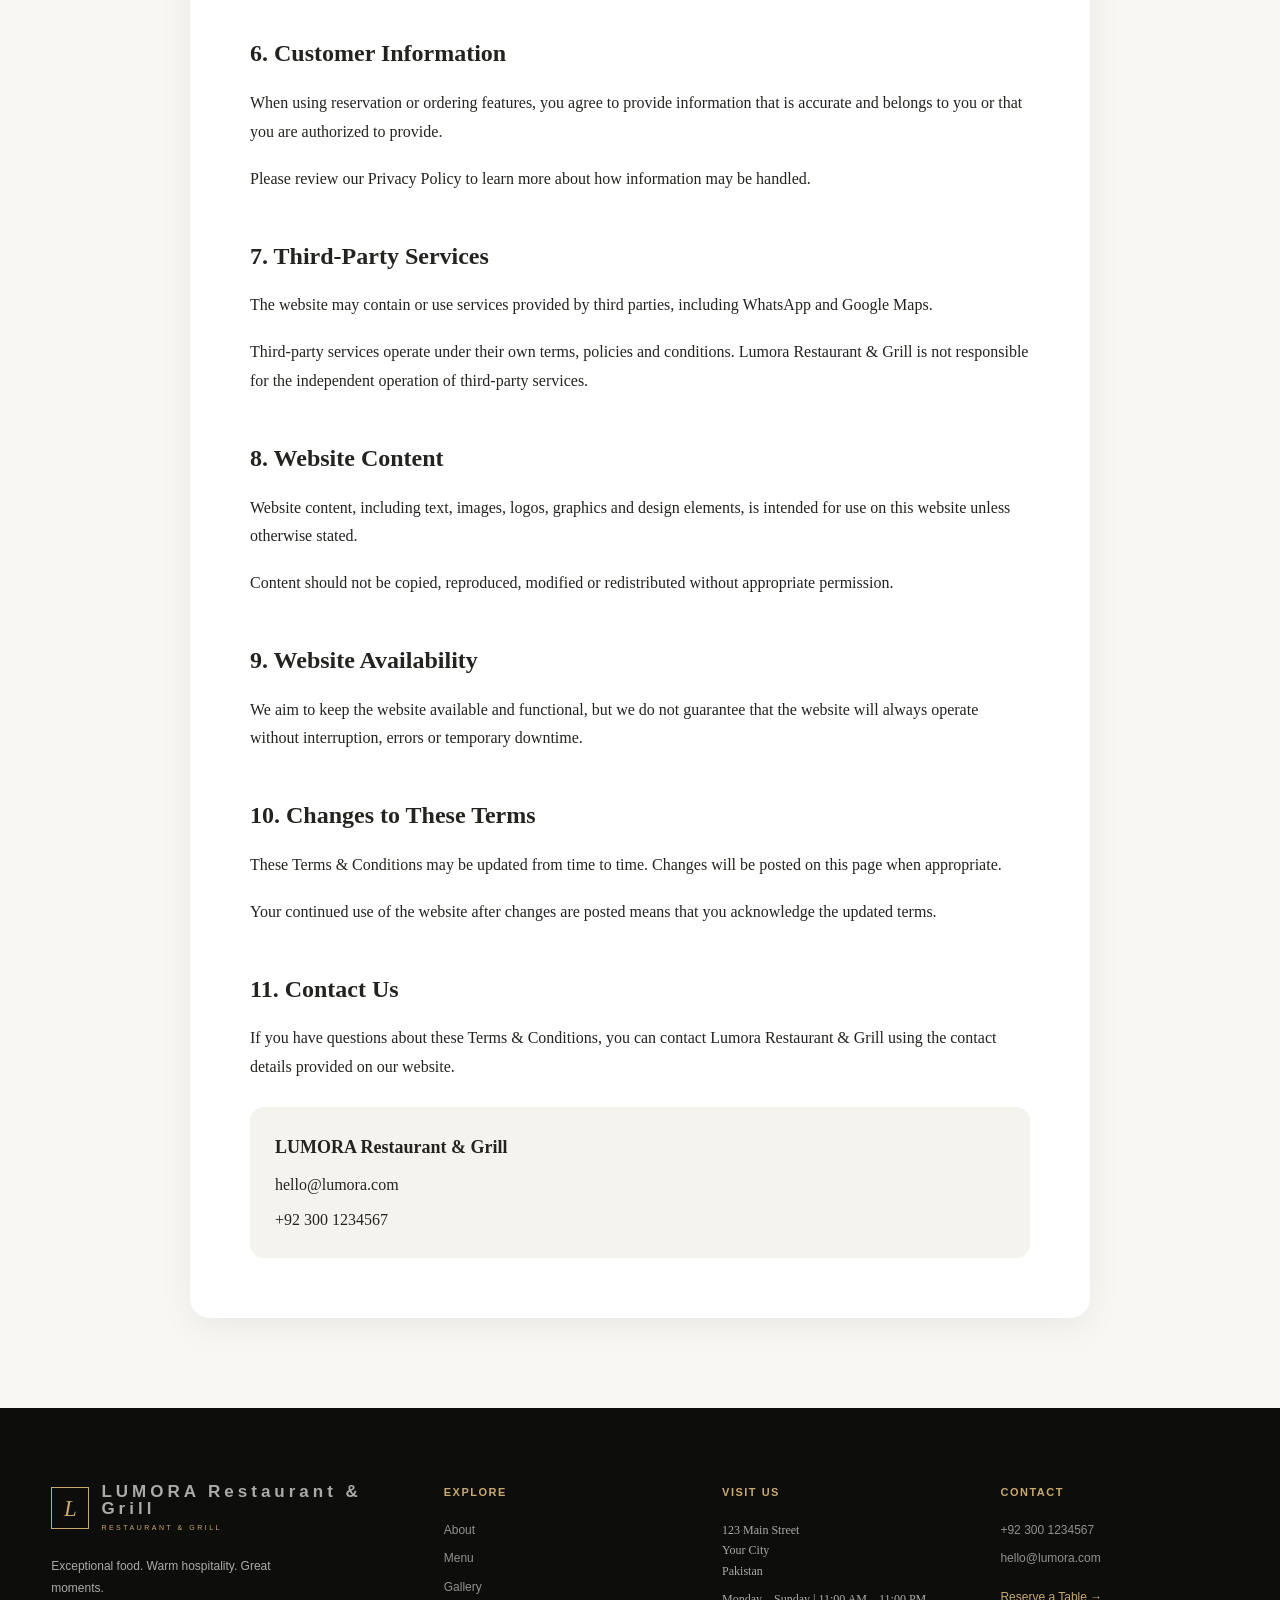
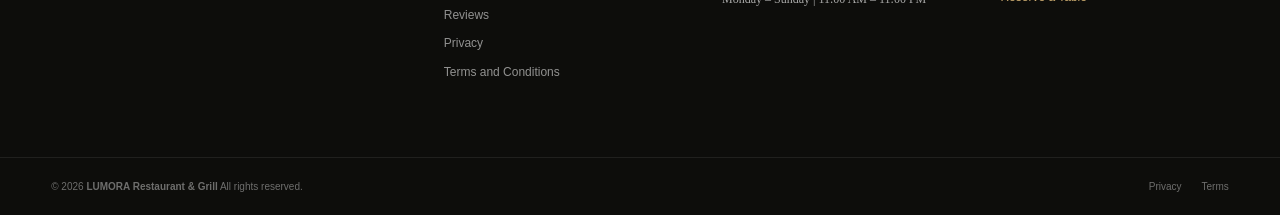
<file: Term.html>
<!DOCTYPE html>
<html lang="en">

<head>

    <meta charset="UTF-8">
    <meta name="viewport" content="width=device-width, initial-scale=1.0">

    <title>Lumora Restaurant Terms & Conditions | Website Terms</title>

    <meta name="description"
        content="Read the Terms & Conditions for using the Lumora Restaurant & Grill website, reservations, menu information and ordering services.">

    <meta name="robots" content="index, follow">

    <!-- Open Graph / Social Sharing -->
    <meta property="og:type" content="website">
    <meta property="og:title" content="Lumora Restaurant Terms & Conditions">
    <meta property="og:description"
        content="Review the terms for using the Lumora Restaurant & Grill website, reservations, menu information and ordering services.">
    <meta property="og:image" content="assets/og-image.jpg">
    <meta property="og:url" content="Term.html">
    <meta property="og:site_name" content="Lumora Restaurant & Grill">

    <!-- Twitter / X -->
    <meta name="twitter:card" content="summary_large_image">
    <meta name="twitter:title" content="Lumora Restaurant Terms & Conditions">
    <meta name="twitter:description"
        content="Review the terms for using the Lumora Restaurant & Grill website and its services.">
    <meta name="twitter:image" content="assets/og-image.jpg">

    <!-- Favicon -->
  <link rel="icon" type="image/png" href="">


    <!-- Styles -->
    <link rel="stylesheet" href="style.css">
    <link rel="stylesheet" href="responsive.css">

</head>

<body>

    <!-- ================= NAVBAR ================= -->

    <header class="navbar">

        <div class="container nav-container">

            <a href="index.html" class="logo">
            <span class="logo-mark client-logo-mark"></span>
            <span>
                <strong class="client-name"></strong>
                <small class="client-type">RESTAURANT & GRILL</small>
            </span>
        </a>

            <nav class="nav-menu" id="navMenu">

                <a href="index.html">Home</a>
                <a href="about.html">About</a>
                <a href="menu.html">Menu</a>
                <a href="gallery.html">Gallery</a>
                <a href="reviews.html">Reviews</a>
                <a href="contact.html">Contact</a>

                <a href="contact.html" class="nav-btn">
                    Reserve Table
                </a>

            </nav>

            <button class="menu-toggle" id="menuToggle" aria-label="Open menu">
                ☰
            </button>

        </div>

    </header>


    <!-- ================= PAGE HERO ================= -->

    <main>

        <section class="page-hero">

            <div>

                <span class="section-label">
                    TERMS
                </span>

                <h1>
                    Terms & Conditions
                </h1>

                <p>
                    Please read these terms before using our website.
                </p>

            </div>

        </section>


        <!-- ================= TERMS CONTENT ================= -->

        <section class="legal-page">

            <div class="container legal-content">

                <p class="legal-updated">
                    Last Updated: September 2026
                </p>


                <h2>1. Introduction</h2>

                <p>
                    Welcome to Lumora Restaurant & Grill. By accessing or
                    using this website, you agree to use the website
                    responsibly and in accordance with these Terms &
                    Conditions.
                </p>


                <h2>2. Website Use</h2>

                <p>
                    This website is provided to give customers information
                    about Lumora Restaurant & Grill, including our menu,
                    services, location, contact information and reservation
                    options.
                </p>

                <p>
                    You agree not to misuse the website, interfere with its
                    operation or use it for unlawful purposes.
                </p>


                <h2>3. Menu and Pricing</h2>

                <p>
                    Menu items, descriptions, photographs and prices shown
                    on this website are provided for informational purposes.
                </p>

                <p>
                    Prices, availability, ingredients and menu items may
                    change without prior notice.
                </p>

                <p>
                    Images shown on the website may be representative and
                    the actual presentation of a dish may vary.
                </p>


                <h2>4. Reservations</h2>

                <p>
                    Reservation requests submitted through this website are
                    requests and may require confirmation from the
                    restaurant.
                </p>

                <p>
                    Submitting a reservation form does not automatically
                    guarantee that a table has been reserved.
                </p>

                <p>
                    The restaurant may contact you using the information
                    provided to confirm or discuss your reservation.
                </p>


                <h2>5. Orders and WhatsApp</h2>

                <p>
                    Customers may use the website's shopping cart and
                    WhatsApp checkout feature to prepare and send an order
                    request.
                </p>

                <p>
                    Sending an order through WhatsApp does not necessarily
                    mean that the order has been accepted or confirmed.
                    Final confirmation may be provided by the restaurant.
                </p>


                <h2>6. Customer Information</h2>

                <p>
                    When using reservation or ordering features, you agree
                    to provide information that is accurate and belongs to
                    you or that you are authorized to provide.
                </p>

                <p>
                    Please review our
                    <a href="privacy.html">Privacy Policy</a>
                    to learn more about how information may be handled.
                </p>


                <h2>7. Third-Party Services</h2>

                <p>
                    The website may contain or use services provided by
                    third parties, including WhatsApp and Google Maps.
                </p>

                <p>
                    Third-party services operate under their own terms,
                    policies and conditions. Lumora Restaurant & Grill is
                    not responsible for the independent operation of
                    third-party services.
                </p>


                <h2>8. Website Content</h2>

                <p>
                    Website content, including text, images, logos,
                    graphics and design elements, is intended for use on
                    this website unless otherwise stated.
                </p>

                <p>
                    Content should not be copied, reproduced, modified or
                    redistributed without appropriate permission.
                </p>


                <h2>9. Website Availability</h2>

                <p>
                    We aim to keep the website available and functional,
                    but we do not guarantee that the website will always
                    operate without interruption, errors or temporary
                    downtime.
                </p>


                <h2>10. Changes to These Terms</h2>

                <p>
                    These Terms & Conditions may be updated from time to
                    time. Changes will be posted on this page when
                    appropriate.
                </p>

                <p>
                    Your continued use of the website after changes are
                    posted means that you acknowledge the updated terms.
                </p>


                <h2>11. Contact Us</h2>

                <p>
                    If you have questions about these Terms & Conditions,
                    you can contact Lumora Restaurant & Grill using the
                    contact details provided on our website.
                </p>


                <div class="legal-contact">

                    <strong class="client-name">LUMORA</strong>

                    <a href="mailto:hello@lumora.com" class="client-email">
                        hello@lumora.com
                    </a>

                    <a href="tel:+923001234567" class="client-phone">
                        +92 300 1234567
                    </a>

                </div>

            </div>

        </section>

    </main>


    <!-- ================= FOOTER ================= -->

    <footer class="footer">

        <div class="container footer-grid">

            <div class="footer-brand">

               <a href="index.html" class="logo">
            <span class="logo-mark client-logo-mark"></span>
            <span>
                <strong class="client-name"></strong>
                <small class="client-type">RESTAURANT & GRILL</small>
            </span>
        </a>

                <p>
                    Exceptional food. Warm hospitality.
                    Great moments.
                </p>

            </div>


            <div class="footer-links">

                <h4>Explore</h4>

                <a href="about.html">About</a>
                <a href="menu.html">Menu</a>
                <a href="gallery.html">Gallery</a>
                <a href="reviews.html">Reviews</a>
                <a href="privacy.html">Privacy</a>
                <a href="Term.html">Terms and Conditions</a>

            </div>


            <div class="footer-links">

                <h4>Visit Us</h4>

                <span style="font-size: clamp(12px, 1.1vw, 10px);" class="client-address">123 Main Street<br> Your
                    City<br> Pakistan</span>

                <span style="font-size: clamp(12px, 1.1vw, 10px);" class="client-hours">Monday – Sunday | 11:00 AM –
                    11:00 PM</span>

            </div>


            <div class="footer-links">

                <h4>Contact</h4>


                <a href="tel:+923001234567" class="client-phone">
                    +92 300 1234567
                </a>


                <a href="mailto:hello@lumora.com" class="client-email">
                    hello@lumora.com
                </a>

                <a href="contact.html" class="footer-reserve">
                    Reserve a Table →
                </a>

            </div>

        </div>


        <div class="footer-bottom">

            <div class="container">

                <p>
                    © <span id="year"></span> <strong class="client-name">LUMORA</strong>
                    All rights reserved.
                </p>

                <div>
                    <a href="privacy.html">Privacy</a>
                    <a href="Term.html">Terms</a>
                </div>

            </div>

        </div>

    </footer>


    <!-- ================= WHATSAPP ================= -->

    <a href="https://wa.me/923001234567" class="whatsapp-btn client-whatsapp" target="_blank"
        aria-label="Order on WhatsApp">
        <span>☏</span>

        <small>
            Order on WhatsApp
        </small>

    </a>


    <script src="script.js"></script>

</body>

</html>
</file>
<file: style.css>
/* =========================================================
   LUMORA RESTAURANT & GRILL
   PREMIUM STYLE SHEET v2.0
========================================================= */

/* ================= ROOT ================= */

:root {
    --dark: #11110f;
    --dark-soft: #191916;
    --cream: #f6f1e8;
    --cream-soft: #eee7db;
    --gold: #c9a96e;
    --gold-light: #dfc38b;
    --text: #24231f;
    --muted: #77736a;
    --white: #ffffff;
    --border: rgba(255,255,255,0.12);

    --container: 1180px;
    --transition: 0.35s ease;
}


/* ================= RESET ================= */

* {
    margin: 0;
    padding: 0;
    box-sizing: border-box;
}

html {
    scroll-behavior: smooth;
}

body {
    font-family: Georgia, "Times New Roman", serif;
    background: var(--cream);
    color: var(--text);
    line-height: 1.7;
    overflow-x: hidden;
}

img {
    width: 100%;
    display: block;
}

a {
    text-decoration: none;
    color: inherit;
}

button {
    font-family: inherit;
}

.container {
    width: min(92%, var(--container));
    margin: auto;
}

.section {
    padding: 110px 0;
}


/* =========================================================
   NAVBAR
========================================================= */

.navbar {
    position: absolute;
    top: 0;
    left: 0;
    width: 100%;
    z-index: 1000;
    padding: 25px 0;
    color: var(--white);
    transition: var(--transition);
}

.navbar.scrolled {
    position: fixed;
    background: rgba(17, 17, 15, 0.95);
    backdrop-filter: blur(15px);
    padding: 15px 0;
    box-shadow: 0 8px 30px rgba(0,0,0,0.15);
}

.nav-container {
    display: flex;
    align-items: center;
    justify-content: space-between;
}


/* ================= LOGO ================= */

.logo {
    display: flex;
    align-items: center;
    gap: 12px;
}

.logo-mark {

    width: 42px;
    height: 42px;

    border: 1px solid var(--gold);

    color: var(--gold);

    display: grid;
    place-items: center;

    font-size: 23px;
    font-style: italic;

    overflow: hidden;

}


/* ================= IMAGE LOGO ================= */

.client-logo-image {

    width: 100%;
    height: 100%;

    object-fit: contain;

    display: block;

}

.logo strong {
    display: block;
    font-family: Arial, sans-serif;
    font-size: 17px;
    letter-spacing: 4px;
    line-height: 1;
}

.logo small {
    display: block;
    margin-top: 5px;
    font-family: Arial, sans-serif;
    font-size: 7px;
    letter-spacing: 2.5px;
    color: var(--gold);
}


/* ================= NAV MENU ================= */

.nav-menu {
    display: flex;
    align-items: center;
    gap: 30px;
}

.nav-menu > a:not(.nav-btn) {
    position: relative;
    font-family: Arial, sans-serif;
    font-size: 13px;
    letter-spacing: 0.5px;
    color: rgba(255,255,255,0.82);
    transition: var(--transition);
}

.nav-menu > a:not(.nav-btn)::after {
    content: "";
    position: absolute;
    left: 0;
    bottom: -8px;
    width: 0;
    height: 1px;
    background: var(--gold);
    transition: var(--transition);
}

.nav-menu > a:not(.nav-btn):hover,
.nav-menu > a.active {
    color: var(--white);
}

.nav-menu > a:not(.nav-btn):hover::after,
.nav-menu > a.active::after {
    width: 100%;
}


/* ================= NAV BUTTON ================= */

.nav-btn {
    padding: 12px 20px;
    border: 1px solid var(--gold);
    color: var(--white);
    font-family: Arial, sans-serif;
    font-size: 12px;
    letter-spacing: 0.8px;
    transition: var(--transition);
}

.nav-btn:hover {
    background: var(--gold);
    color: var(--dark);
}

.menu-toggle {
    display: none;
    border: 0;
    background: transparent;
    color: var(--white);
    font-size: 28px;
    cursor: pointer;
}


/* =========================================================
   HERO
========================================================= */

.hero {
    position: relative;
    min-height: 100vh;
    display: flex;
    align-items: center;

    background-image: url("https://images.unsplash.com/photo-1517248135467-4c7edcad34c4?auto=format&fit=crop&w=2000&q=75");
    background-size: cover;
    background-position: center;
    color: var(--white);
}

.hero-overlay {
    position: absolute;
    inset: 0;

    background:
        linear-gradient(
            90deg,
            rgba(10,10,8,0.90) 0%,
            rgba(10,10,8,0.68) 45%,
            rgba(10,10,8,0.25) 100%
        );
}

.hero-content {
    position: relative;
    z-index: 2;
}

.hero-text {
    max-width: 700px;
    padding-top: 70px;
    animation: heroUp 1s ease both;
}

@keyframes heroUp {
    from {
        opacity: 0;
        transform: translateY(35px);
    }

    to {
        opacity: 1;
        transform: translateY(0);
    }
}

.hero-tag,
.section-label {
    font-family: Arial, sans-serif;
    font-size: 11px;
    letter-spacing: 3px;
    color: var(--gold);
    font-weight: 600;
}

.hero h1 {
    margin: 20px 0;
    font-size: clamp(58px, 7vw, 94px);
    line-height: 0.98;
    font-weight: 400;
    letter-spacing: -3px;
}

.hero h1 span {
    color: var(--gold-light);
    font-style: italic;
}

.hero p {
    max-width: 570px;
    color: rgba(255,255,255,0.75);
    font-size: 17px;
    line-height: 1.8;
    margin-bottom: 34px;
}


/* ================= HERO BUTTONS ================= */

.hero-buttons {
    display: flex;
    gap: 14px;
    flex-wrap: wrap;
}

.btn {
    display: inline-flex;
    align-items: center;
    justify-content: center;
    gap: 12px;

    min-height: 52px;
    padding: 0 25px;

    font-family: Arial, sans-serif;
    font-size: 12px;
    font-weight: 600;
    letter-spacing: 0.8px;

    transition: var(--transition);
}

.btn-primary {
    background: var(--gold);
    color: var(--dark);
}

.btn-primary:hover {
    background: var(--gold-light);
    transform: translateY(-3px);
    box-shadow: 0 12px 30px rgba(201,169,110,0.2);
}

.btn-outline {
    border: 1px solid rgba(255,255,255,0.5);
    color: var(--white);
}

.btn-outline:hover {
    background: var(--white);
    color: var(--dark);
    transform: translateY(-3px);
}

.btn-light {
    background: var(--white);
    color: var(--dark);
}

.btn-light:hover {
    background: var(--gold);
    transform: translateY(-3px);
}


/* ================= HERO TRUST ================= */

.hero-trust {
    display: flex;
    align-items: center;
    gap: 25px;
    margin-top: 60px;
}

.rating strong {
    display: block;
    font-family: Arial, sans-serif;
    color: var(--gold-light);
    font-size: 16px;
}

.rating span {
    font-family: Arial, sans-serif;
    color: rgba(255,255,255,0.55);
    font-size: 10px;
    letter-spacing: 0.5px;
}

.trust-line {
    width: 1px;
    height: 35px;
    background: rgba(255,255,255,0.25);
}


/* ================= HERO SCROLL ================= */

.hero-scroll {
    position: absolute;
    z-index: 3;
    bottom: 30px;
    right: 5%;
    display: flex;
    align-items: center;
    gap: 10px;

    font-family: Arial, sans-serif;
    font-size: 10px;
    letter-spacing: 1px;
    text-transform: uppercase;
    color: rgba(255,255,255,0.55);
}

.hero-scroll span {
    width: 35px;
    height: 1px;
    background: var(--gold);
}


/* =========================================================
   INTRO
========================================================= */

.intro {
    background: var(--cream);
}

.intro-grid {
    display: grid;
    grid-template-columns: 1fr 0.9fr;
    gap: 100px;
    align-items: center;
}

.intro-image {
    position: relative;
}

.intro-image img {
    height: 610px;
    object-fit: cover;
}

.experience-badge {
    position: absolute;
    right: -35px;
    bottom: 35px;

    width: 145px;
    height: 145px;

    display: flex;
    flex-direction: column;
    align-items: center;
    justify-content: center;

    background: var(--dark);
    color: var(--white);

    border: 5px solid var(--cream);
}

.experience-badge strong {
    color: var(--gold);
    font-size: 40px;
    font-weight: 400;
    line-height: 1;
}

.experience-badge span {
    margin-top: 8px;
    text-align: center;
    font-family: Arial, sans-serif;
    font-size: 9px;
    letter-spacing: 1px;
    text-transform: uppercase;
}

.intro-content h2,
.section-heading h2 {
    margin: 15px 0 25px;
    font-size: clamp(38px, 4vw, 56px);
    font-weight: 400;
    line-height: 1.12;
    letter-spacing: -1px;
}

.intro-content p {
    color: var(--muted);
    font-size: 16px;
    margin-bottom: 18px;
}

.text-link,
.view-menu {
    display: inline-block;
    margin-top: 18px;

    font-family: Arial, sans-serif;
    font-size: 12px;
    font-weight: 600;
    letter-spacing: 0.5px;

    color: var(--text);

    border-bottom: 1px solid var(--gold);
    padding-bottom: 6px;

    transition: var(--transition);
}

.text-link:hover,
.view-menu:hover {
    color: var(--gold);
}


/* =========================================================
   FEATURED
========================================================= */

.featured {
    background: var(--white);
}

.section-heading {
    display: flex;
    justify-content: space-between;
    align-items: flex-end;
    margin-bottom: 55px;
}

.section-heading h2 {
    margin-bottom: 0;
}

.food-grid {
    display: grid;
    grid-template-columns: repeat(3, 1fr);
    gap: 25px;
}

.food-card {
    background: var(--cream);
    overflow: hidden;
    transition: var(--transition);
}

.food-card:hover {
    transform: translateY(-8px);
    box-shadow: 0 20px 45px rgba(0,0,0,0.10);
}

.food-image {
    position: relative;
    height: 330px;
    overflow: hidden;
}

.food-image img {
    height: 100%;
    object-fit: cover;
    transition: transform 0.7s ease;
}

.food-card:hover .food-image img {
    transform: scale(1.07);
}

.food-tag {
    position: absolute;
    top: 18px;
    left: 18px;

    padding: 7px 11px;

    background: var(--dark);
    color: var(--gold-light);

    font-family: Arial, sans-serif;
    font-size: 9px;
    letter-spacing: 1.2px;
}

.food-info {
    padding: 24px;
}

.food-title {
    display: flex;
    justify-content: space-between;
    gap: 15px;
}

.food-title h3 {
    font-size: 21px;
    font-weight: 400;
}

.food-title strong {
    color: var(--gold);
    font-family: Arial, sans-serif;
    font-size: 14px;
}

.food-info p {
    margin-top: 10px;
    color: var(--muted);
    font-size: 13px;
    line-height: 1.7;
}


/* =========================================================
   EXPERIENCE BANNER
========================================================= */

.experience {
    position: relative;
    min-height: 650px;

    display: flex;
    align-items: center;

    background-image: url("https://images.unsplash.com/photo-1414235077428-338989a2e8c0?auto=format&fit=crop&w=2000&q=75");
    background-size: cover;
    background-position: center;
    color: var(--white);
}

.experience-overlay {
    position: absolute;
    inset: 0;
    background: rgba(10,10,8,0.62);
}

.experience-content {
    position: relative;
    z-index: 2;
    max-width: 700px;
}

.experience-content h2 {
    margin: 17px 0;
    font-size: clamp(45px, 6vw, 72px);
    font-weight: 400;
    line-height: 1.05;
}

.experience-content p {
    max-width: 500px;
    color: rgba(255,255,255,0.72);
    margin-bottom: 30px;
    font-size: 16px;
}


/* =========================================================
   FEATURES
========================================================= */

.features {
    background: var(--cream);
}

.features-grid {
    display: grid;
    grid-template-columns: repeat(4, 1fr);
    border-top: 1px solid #ddd5c8;
    border-bottom: 1px solid #ddd5c8;
}

.feature {
    padding: 45px 30px;
    border-right: 1px solid #ddd5c8;
    transition: var(--transition);
}

.feature:last-child {
    border-right: none;
}

.feature:hover {
    background: var(--white);
}

.feature-icon {
    width: 48px;
    height: 48px;

    display: grid;
    place-items: center;

    border: 1px solid var(--gold);
    color: var(--gold);

    font-size: 20px;
    margin-bottom: 22px;
}

.feature h3 {
    font-size: 20px;
    font-weight: 400;
    margin-bottom: 10px;
}

.feature p {
    color: var(--muted);
    font-size: 13px;
    line-height: 1.7;
}


/* =========================================================
   HOME CTA
========================================================= */

.home-cta {
    padding: 75px 0;
    background: var(--dark);
    color: var(--white);
}

.cta-content {
    display: flex;
    align-items: center;
    justify-content: space-between;
    gap: 30px;
}

.cta-content h2 {
    margin-top: 10px;
    font-size: clamp(34px, 4vw, 48px);
    font-weight: 400;
}


/* =========================================================
   FOOTER
========================================================= */

.footer {
    background: #0d0d0b;
    color: rgba(255,255,255,0.65);
}

.footer-grid {
    display: grid;
    grid-template-columns: 1.5fr 1fr 1fr 1fr;
    gap: 50px;
    padding: 75px 0;
}

.footer-logo {
    color: var(--white);
}

.footer-brand p {
    max-width: 270px;
    margin-top: 22px;
    font-family: Arial, sans-serif;
    font-size: 12px;
    line-height: 1.8;
}

.footer-links {
    display: flex;
    flex-direction: column;
    gap: 8px;
}

.footer-links h4 {
    margin-bottom: 10px;
    color: var(--gold);
    font-family: Arial, sans-serif;
    font-size: 11px;
    letter-spacing: 1.5px;
    text-transform: uppercase;
}

.footer-links a,
.footer-links p {
    font-family: Arial, sans-serif;
    font-size: 12px;
    color: rgba(255,255,255,0.55);
    transition: var(--transition);
}

.footer-links a:hover {
    color: var(--gold);
}

.footer-hours {
    margin-top: 12px;
}

.footer-reserve {
    margin-top: 10px;
    color: var(--gold) !important;
}

.footer-bottom {
    border-top: 1px solid rgba(255,255,255,0.08);
    padding: 20px 0;
}

.footer-bottom .container {
    display: flex;
    justify-content: space-between;
    gap: 20px;
}

.footer-bottom p,
.footer-bottom a {
    font-family: Arial, sans-serif;
    font-size: 10px;
    color: rgba(255,255,255,0.4);
}

.footer-bottom div:last-child {
    display: flex;
    gap: 20px;
}


/* =========================================================
   WHATSAPP BUTTON
========================================================= */

.whatsapp-btn {
    position: fixed;
    right: 22px;
    bottom: 22px;
    z-index: 999;

    display: flex;
    align-items: center;
    gap: 10px;

    padding: 12px 17px;

    background: #1fa463;
    color: white;

    border-radius: 40px;

    box-shadow: 0 10px 30px rgba(0,0,0,0.2);

    transition: var(--transition);
}

.whatsapp-btn:hover {
    transform: translateY(-4px);
}

.whatsapp-btn span {
    font-size: 20px;
}

.whatsapp-btn small {
    font-family: Arial, sans-serif;
    font-size: 10px;
    font-weight: 600;
}


/* =========================================================
   GENERAL PAGE HERO
========================================================= */

.page-hero {
    min-height: 440px;
    display: flex;
    align-items: center;
    justify-content: center;

    background:
        linear-gradient(rgba(15,15,13,0.75), rgba(15,15,13,0.75)),
        url("https://images.unsplash.com/photo-1515003197210-e0cd71810b5f?auto=format&fit=crop&w=1800&q=75");

    background-size: cover;
    background-position: center;

    color: var(--white);
    text-align: center;
}

.page-hero h1 {
    font-size: clamp(45px, 6vw, 70px);
    font-weight: 400;
    line-height: 1;
}

.page-hero p {
    max-width: 550px;
    margin: 20px auto 0;
    color: rgba(255,255,255,0.7);
}


/* =========================================================
   ABOUT / CONTENT
========================================================= */

.content-section {
    padding: 100px 0;
}

.content-grid {
    display: grid;
    grid-template-columns: 1fr 1fr;
    gap: 80px;
    align-items: center;
}

.content-image img {
    height: 550px;
    object-fit: cover;
}

.content-text h2 {
    margin: 15px 0 25px;
    font-size: 48px;
    font-weight: 400;
    line-height: 1.1;
}

.content-text p {
    margin-bottom: 18px;
    color: var(--muted);
}


/* =========================================================
   MENU
========================================================= */

.menu-section {
    padding: 100px 0;
}

.menu-filters {
    display: flex;
    justify-content: center;
    flex-wrap: wrap;
    gap: 10px;
    margin-bottom: 50px;
}

.filter-btn {
    padding: 11px 20px;

    background: transparent;
    border: 1px solid #d6cfc2;

    font-family: Arial, sans-serif;
    font-size: 11px;
    letter-spacing: 0.5px;

    cursor: pointer;
    transition: var(--transition);
}

.filter-btn:hover,
.filter-btn.active {
    background: var(--dark);
    color: var(--white);
    border-color: var(--dark);
}

.menu-grid {
    display: grid;
    grid-template-columns: repeat(2, 1fr);
    gap: 20px;
}

.menu-item {
    display: flex;
    gap: 20px;
    padding: 20px;

    background: var(--white);

    border: 1px solid #e5dfd5;

    transition: var(--transition);
}

.menu-item:hover {
    transform: translateY(-4px);
    box-shadow: 0 15px 30px rgba(0,0,0,0.07);
}

.menu-item img {
    width: 125px;
    height: 105px;
    object-fit: cover;
}

.menu-item-content {
    flex: 1;
}

.menu-item-title {
    display: flex;
    justify-content: space-between;
    gap: 15px;
}

.menu-item-title h3 {
    font-size: 20px;
    font-weight: 400;
}

.menu-item-title strong {
    color: var(--gold);
}

.menu-item p {
    margin-top: 7px;
    color: var(--muted);
    font-size: 12px;
}


/* =========================================================
   GALLERY
========================================================= */

.gallery-section {
    padding: 100px 0;
}

.gallery-grid {
    display: grid;
    grid-template-columns: repeat(3, 1fr);
    gap: 15px;
}

.gallery-item {
    height: 330px;
    overflow: hidden;
    position: relative;
}

.gallery-item img {
    height: 100%;
    object-fit: cover;
    transition: transform 0.7s ease;
}

.gallery-item:hover img {
    transform: scale(1.08);
}


/* =========================================================
   REVIEWS
========================================================= */

.reviews-section {
    padding: 100px 0;
    background: var(--cream);
}

.reviews-grid {
    display: grid;
    grid-template-columns: repeat(3, 1fr);
    gap: 25px;
}

.review-card {
    background: var(--white);
    padding: 35px;
    border: 1px solid #e3ddd3;
}

.review-stars {
    color: var(--gold);
    letter-spacing: 3px;
    margin-bottom: 20px;
}

.review-card p {
    color: var(--muted);
    font-size: 14px;
    line-height: 1.8;
}

.review-card h4 {
    margin-top: 25px;
    font-size: 15px;
    font-weight: 400;
}


/* =========================================================
   CONTACT
========================================================= */

.contact-section {
    padding: 100px 0;
}

.contact-grid {
    display: grid;
    grid-template-columns: 0.8fr 1.2fr;
    gap: 70px;
}

.contact-info h2 {
    margin: 15px 0 25px;
    font-size: 48px;
    font-weight: 400;
    line-height: 1.1;
}

.contact-info p {
    color: var(--muted);
    margin-bottom: 25px;
}

.contact-detail {
    margin-bottom: 20px;
}

.contact-detail strong {
    display: block;
    color: var(--gold);
    font-family: Arial, sans-serif;
    font-size: 10px;
    letter-spacing: 1.5px;
    text-transform: uppercase;
}

.contact-detail span {
    font-size: 14px;
}


/* ================= FORM ================= */

.contact-form {
    background: var(--white);
    padding: 40px;
    border: 1px solid #e3ddd3;
}

.form-group {
    margin-bottom: 18px;
}

.form-group label {
    display: block;
    margin-bottom: 7px;

    font-family: Arial, sans-serif;
    font-size: 10px;
    letter-spacing: 0.7px;
    text-transform: uppercase;
}

.form-group input,
.form-group textarea,
.form-group select {
    width: 100%;
    padding: 14px;

    border: 1px solid #ddd6ca;
    background: var(--cream);

    font-family: Arial, sans-serif;
    font-size: 13px;

    outline: none;
    transition: var(--transition);
}

.form-group textarea {
    min-height: 130px;
    resize: vertical;
}

.form-group input:focus,
.form-group textarea:focus,
.form-group select:focus {
    border-color: var(--gold);
}


/* =========================================================
   MAP
========================================================= */

.map-container {
    margin-top: 60px;
    height: 400px;
    background: #ddd7cd;
    display: grid;
    place-items: center;
}

.map-placeholder {
    text-align: center;
}

.map-placeholder strong {
    display: block;
    font-size: 25px;
    font-weight: 400;
}

.map-placeholder span {
    font-family: Arial, sans-serif;
    font-size: 11px;
    color: var(--muted);
}


/* =========================================================
   ANIMATIONS
========================================================= */

@keyframes fadeIn {
    from {
        opacity: 0;
    }

    to {
        opacity: 1;
    }
}


/* =========================================================
   UTILITY
========================================================= */

.hidden {
    display: none !important;
}

.text-center {
    text-align: center;
}

/* =========================================
   GALLERY LIGHTBOX
========================================= */

.lightbox {
    position: fixed;
    inset: 0;
    background: rgba(0, 0, 0, 0.92);
    display: flex;
    align-items: center;
    justify-content: center;
    z-index: 9999;
    opacity: 0;
    visibility: hidden;
    transition: 0.3s ease;
    padding: 30px;
}

.lightbox.active {
    opacity: 1;
    visibility: visible;
}

.lightbox img {
    max-width: 90%;
    max-height: 85vh;
    object-fit: contain;
    border-radius: 8px;
    box-shadow: 0 20px 60px rgba(0, 0, 0, 0.5);
    transform: scale(0.9);
    transition: transform 0.3s ease;
}

.lightbox.active img {
    transform: scale(1);
}

.lightbox-close,
.lightbox-prev,
.lightbox-next {
    position: absolute;
    border: none;
    background: rgba(255, 255, 255, 0.12);
    color: #fff;
    width: 48px;
    height: 48px;
    border-radius: 50%;
    font-size: 28px;
    cursor: pointer;
    display: flex;
    align-items: center;
    justify-content: center;
    transition: 0.25s ease;
    z-index: 2;
}

.lightbox-close:hover,
.lightbox-prev:hover,
.lightbox-next:hover {
    background: var(--gold);
    color: var(--dark);
}

.lightbox-close {
    top: 25px;
    right: 25px;
    font-size: 32px;
}

.lightbox-prev {
    left: 25px;
}

.lightbox-next {
    right: 25px;
}

.gallery-item {
    cursor: pointer;
}

@media (max-width: 600px) {

    .lightbox {
        padding: 15px;
    }

    .lightbox img {
        max-width: 94%;
        max-height: 75vh;
    }

    .lightbox-close {
        top: 15px;
        right: 15px;
    }

    .lightbox-prev,
    .lightbox-next {
        width: 42px;
        height: 42px;
        font-size: 22px;
    }

    .lightbox-prev {
        left: 10px;
    }

    .lightbox-next {
        right: 10px;
    }
}

/* =========================================
   WHATSAPP ORDER BUTTON
========================================= */

.order-whatsapp {
    display: inline-flex;
    align-items: center;
    justify-content: center;
    width: 100%;
    margin-top: 16px;
    padding: 12px 18px;
    background: #25d366;
    color: #fff;
    text-decoration: none;
    font-size: 14px;
    font-weight: 700;
    border-radius: 4px;
    transition: 0.25s ease;
}

.order-whatsapp:hover {
    transform: translateY(-2px);
    box-shadow: 0 8px 20px rgba(37, 211, 102, 0.25);
}
/* =========================================
   PROFESSIONAL SHOPPING CART
========================================= */

.menu-topbar {
    display: flex;
    align-items: flex-end;
    justify-content: space-between;
    gap: 30px;
    margin-bottom: 35px;
}

.menu-topbar h2 {
    margin: 8px 0 0;
    font-size: clamp(28px, 4vw, 42px);
    color: var(--dark);
}

.cart-open-btn {
    display: inline-flex;
    align-items: center;
    gap: 10px;
    border: 1px solid rgba(17, 17, 15, 0.15);
    background: #fff;
    color: var(--dark);
    padding: 13px 20px;
    border-radius: 4px;
    font-size: 14px;
    font-weight: 700;
    cursor: pointer;
    transition: 0.25s ease;
    white-space: nowrap;
}

.cart-open-btn:hover {
    background: var(--dark);
    color: #fff;
    transform: translateY(-2px);
}

.cart-open-btn span {
    min-width: 23px;
    height: 23px;
    padding: 0 6px;
    border-radius: 50%;
    background: var(--gold);
    color: var(--dark);
    display: inline-flex;
    align-items: center;
    justify-content: center;
    font-size: 12px;
}


/* =========================================
   ADD TO CART BUTTON
========================================= */

.add-to-cart {
    width: 100%;
    margin-top: 16px;
    padding: 12px 18px;
    border: 1px solid var(--gold);
    background: transparent;
    color: var(--dark);
    border-radius: 4px;
    font-size: 14px;
    font-weight: 700;
    cursor: pointer;
    display: flex;
    align-items: center;
    justify-content: center;
    gap: 7px;
    transition: 0.25s ease;
}

.add-to-cart span {
    font-size: 20px;
    line-height: 1;
}

.add-to-cart:hover {
    background: var(--gold);
    color: var(--dark);
    transform: translateY(-2px);
}


/* =========================================
   CART OVERLAY
========================================= */

.cart-overlay {
    position: fixed;
    inset: 0;
    background: rgba(0, 0, 0, 0.55);
    z-index: 9998;
    opacity: 0;
    visibility: hidden;
    transition: 0.3s ease;
}

.cart-overlay.active {
    opacity: 1;
    visibility: visible;
}


/* =========================================
   CART DRAWER
========================================= */

.cart-drawer {
    position: fixed;
    top: 0;
    right: -450px;
    width: min(430px, 100%);
    height: 100vh;
    background: #fff;
    z-index: 9999;
    display: flex;
    flex-direction: column;
    box-shadow: -15px 0 50px rgba(0, 0, 0, 0.18);
    transition: right 0.35s ease;
}

.cart-drawer.active {
    right: 0;
}


/* =========================================
   CART HEADER
========================================= */

.cart-header {
    display: flex;
    align-items: flex-start;
    justify-content: space-between;
    gap: 20px;
    padding: 28px 28px 22px;
    border-bottom: 1px solid rgba(17, 17, 15, 0.1);
}

.cart-header h2 {
    margin: 6px 0 0;
    color: var(--dark);
    font-size: 28px;
}

.cart-close {
    width: 42px;
    height: 42px;
    border: 1px solid rgba(17, 17, 15, 0.12);
    background: #fff;
    border-radius: 50%;
    color: var(--dark);
    font-size: 28px;
    line-height: 1;
    cursor: pointer;
    transition: 0.25s ease;
}

.cart-close:hover {
    background: var(--dark);
    color: #fff;
    transform: rotate(90deg);
}


/* =========================================
   CART ITEMS
========================================= */

.cart-items {
    flex: 1;
    overflow-y: auto;
    padding: 20px 28px;
}

.cart-item {
    display: grid;
    grid-template-columns: 72px 1fr;
    gap: 14px;
    padding: 16px 0;
    border-bottom: 1px solid rgba(17, 17, 15, 0.09);
}

.cart-item-image {
    width: 72px;
    height: 72px;
    border-radius: 5px;
    overflow: hidden;
}

.cart-item-image img {
    width: 100%;
    height: 100%;
    object-fit: cover;
}

.cart-item-info h4 {
    margin: 0 0 5px;
    font-size: 15px;
    color: var(--dark);
}

.cart-item-price {
    color: var(--gold);
    font-size: 14px;
    font-weight: 700;
    margin-bottom: 10px;
}

.cart-item-controls {
    display: flex;
    align-items: center;
    justify-content: space-between;
    gap: 10px;
}

.quantity-controls {
    display: flex;
    align-items: center;
    border: 1px solid rgba(17, 17, 15, 0.14);
    border-radius: 4px;
    overflow: hidden;
}

.quantity-controls button {
    width: 30px;
    height: 30px;
    border: none;
    background: #f7f5f0;
    color: var(--dark);
    font-size: 17px;
    cursor: pointer;
    transition: 0.2s ease;
}

.quantity-controls button:hover {
    background: var(--gold);
}

.quantity-controls span {
    min-width: 30px;
    text-align: center;
    font-size: 13px;
    font-weight: 700;
}

.remove-item {
    border: none;
    background: transparent;
    color: #999;
    font-size: 12px;
    cursor: pointer;
    text-decoration: underline;
    transition: 0.2s ease;
}

.remove-item:hover {
    color: #c0392b;
}


/* =========================================
   EMPTY CART
========================================= */

.empty-cart {
    min-height: 300px;
    display: flex;
    flex-direction: column;
    align-items: center;
    justify-content: center;
    text-align: center;
    padding: 30px;
}

.empty-cart-icon {
    width: 70px;
    height: 70px;
    border-radius: 50%;
    background: #f6f1e8;
    display: flex;
    align-items: center;
    justify-content: center;
    font-size: 30px;
    margin-bottom: 18px;
}

.empty-cart h3 {
    margin: 0 0 8px;
    color: var(--dark);
    font-size: 20px;
}

.empty-cart p {
    margin: 0;
    color: #777;
    font-size: 14px;
}


/* =========================================
   CART FOOTER
========================================= */

.cart-footer {
    padding: 22px 28px 28px;
    border-top: 1px solid rgba(17, 17, 15, 0.1);
    background: #fff;
}

.cart-total {
    display: flex;
    align-items: center;
    justify-content: space-between;
    margin-bottom: 18px;
}

.cart-total span {
    color: #777;
    font-size: 14px;
}

.cart-total strong {
    color: var(--dark);
    font-size: 24px;
}

.checkout-whatsapp {
    width: 100%;
    border: none;
    background: #25d366;
    color: #fff;
    padding: 15px 20px;
    border-radius: 4px;
    font-size: 14px;
    font-weight: 700;
    cursor: pointer;
    display: flex;
    align-items: center;
    justify-content: center;
    gap: 10px;
    transition: 0.25s ease;
}

.checkout-whatsapp:hover {
    transform: translateY(-2px);
    box-shadow: 0 8px 22px rgba(37, 211, 102, 0.25);
}

.checkout-whatsapp span {
    font-size: 20px;
}


/* =========================================
   CART SCROLLBAR
========================================= */

.cart-items::-webkit-scrollbar {
    width: 5px;
}

.cart-items::-webkit-scrollbar-track {
    background: #f5f5f5;
}

.cart-items::-webkit-scrollbar-thumb {
    background: #c9a96e;
    border-radius: 10px;
}


/* =========================================
   MOBILE CART
========================================= */

@media (max-width: 600px) {

    .menu-topbar {
        align-items: flex-start;
        flex-direction: column;
        margin-bottom: 25px;
    }

    .cart-open-btn {
        width: 100%;
        justify-content: center;
    }

    .cart-drawer {
        width: 100%;
        right: -100%;
    }

    .cart-header {
        padding: 22px 20px 18px;
    }

    .cart-items {
        padding: 15px 20px;
    }

    .cart-footer {
        padding: 18px 20px 22px;
    }

}
.map-container {
    width: 100%;
    height: 450px;
    overflow: hidden;
    border-radius: 18px;
    box-shadow: 0 10px 30px rgba(0, 0, 0, 0.12);
}

.map-container iframe {
    width: 100%;
    height: 100%;
    display: block;
    border: 0;
}

@media (max-width: 768px) {
    .map-container {
        height: 320px;
        border-radius: 14px;
    }
}
/* =========================================
   LEGAL / PRIVACY / TERMS PAGES
========================================= */

.legal-page {
    padding: 90px 0;
    background: #f8f7f3;
}

.legal-content {
    max-width: 900px;
    margin: 0 auto;
    background: #ffffff;
    padding: 60px;
    border-radius: 20px;
    box-shadow: 0 10px 35px rgba(0, 0, 0, 0.06);
}

.legal-updated {
    margin-bottom: 45px;
    font-size: 14px;
    opacity: 0.65;
}

.legal-content h2 {
    margin-top: 42px;
    margin-bottom: 15px;
    font-size: 24px;
}

.legal-content h2:first-of-type {
    margin-top: 0;
}

.legal-content p {
    line-height: 1.8;
    margin-bottom: 18px;
}

.legal-content ul {
    margin: 15px 0 25px 22px;
}

.legal-content li {
    margin-bottom: 10px;
    line-height: 1.7;
}

.legal-contact {
    display: flex;
    flex-direction: column;
    gap: 8px;
    margin-top: 25px;
    padding: 25px;
    border-radius: 14px;
    background: #f5f3ed;
}

.legal-contact strong {
    font-size: 18px;
}


/* MOBILE */

@media (max-width: 768px) {

    .legal-page {
        padding: 55px 0;
    }

    .legal-content {
        padding: 35px 22px;
        border-radius: 14px;
    }

    .legal-content h2 {
        font-size: 21px;
        margin-top: 32px;
    }

    .legal-content p,
    .legal-content li {
        font-size: 15px;
    }

}

/* ================================
   FEEDBACK SECTION
================================ */

.feedback-section {
    padding: 100px 0;
    background: #f7f4ee;
}

.feedback-heading {
    max-width: 700px;
    margin-bottom: 45px;
}

.feedback-heading h2 {
    margin-top: 12px;
    margin-bottom: 18px;
}

.feedback-heading p {
    max-width: 600px;
    line-height: 1.8;
    color: #666;
}

.feedback-card {
    max-width: 760px;
    margin: 0 auto;
    padding: 45px;
    background: #ffffff;
    border-radius: 12px;
    box-shadow: 0 15px 45px rgba(0, 0, 0, 0.08);
}

.feedback-group {
    margin-bottom: 24px;
}

.feedback-group label {
    display: block;
    margin-bottom: 9px;
    font-weight: 600;
}

.feedback-group input,
.feedback-group select,
.feedback-group textarea {
    width: 100%;
    padding: 14px 16px;
    border: 1px solid #ddd;
    border-radius: 6px;
    background: #fff;
    font: inherit;
    outline: none;
    transition: border-color 0.2s ease, box-shadow 0.2s ease;
}

.feedback-group textarea {
    resize: vertical;
    min-height: 150px;
}

.feedback-group input:focus,
.feedback-group select:focus,
.feedback-group textarea:focus {
    border-color: #999;
    box-shadow: 0 0 0 3px rgba(0, 0, 0, 0.05);
}

.feedback-submit {
    width: 100%;
    border: none;
    cursor: pointer;
}


/* ================================
   FEEDBACK MOBILE
================================ */

@media (max-width: 600px) {

    .feedback-section {
        padding: 70px 0;
    }

    .feedback-card {
        padding: 28px 20px;
    }

}
</file>
<file: responsive.css>
/* =========================================================
   LUMORA RESTAURANT & GRILL
   PREMIUM RESPONSIVE v2.0
========================================================= */


/* =========================================================
   TABLET — 1100px
========================================================= */

@media (max-width: 1100px) {

    .container {
        width: min(92%, 1000px);
    }

    .nav-menu {
        gap: 20px;
    }

    .intro-grid {
        gap: 60px;
    }

    .intro-image img {
        height: 540px;
    }

    .food-image {
        height: 290px;
    }

    .footer-grid {
        grid-template-columns: 1.3fr 1fr 1fr;
    }

    .footer-links:last-child {
        grid-column: 2 / 4;
    }
}


/* =========================================================
   TABLET — 900px
========================================================= */

@media (max-width: 900px) {

    .section {
        padding: 85px 0;
    }


    /* ================= NAVBAR ================= */

    .navbar {
        padding: 20px 0;
    }

    .menu-toggle {
        display: block;
        position: relative;
        z-index: 1100;
    }

    .nav-menu {
        position: fixed;
        top: 0;
        right: -100%;

        width: min(330px, 85%);
        height: 100vh;

        padding: 100px 35px 40px;

        display: flex;
        flex-direction: column;
        align-items: flex-start;
        gap: 25px;

        background: #11110f;

        box-shadow: -15px 0 40px rgba(0,0,0,0.25);

        transition: right 0.4s ease;
    }

    .nav-menu.active {
        right: 0;
    }

    .nav-menu > a:not(.nav-btn) {
        font-size: 15px;
    }

    .nav-btn {
        width: 100%;
        text-align: center;
        margin-top: 10px;
    }


    /* ================= HERO ================= */

    .hero {
        min-height: 800px;
        background-position: 60% center;
    }

    .hero-overlay {
        background:
            linear-gradient(
                90deg,
                rgba(10,10,8,0.90),
                rgba(10,10,8,0.50)
            );
    }

    .hero-text {
        max-width: 650px;
    }

    .hero h1 {
        font-size: clamp(52px, 9vw, 78px);
    }


    /* ================= INTRO ================= */

    .intro-grid {
        grid-template-columns: 1fr;
        gap: 55px;
    }

    .intro-image {
        max-width: 700px;
    }

    .intro-image img {
        height: 600px;
    }

    .intro-content {
        max-width: 700px;
    }


    /* ================= FOOD ================= */

    .food-grid {
        grid-template-columns: repeat(2, 1fr);
    }

    .food-grid .food-card:last-child {
        grid-column: 1 / -1;
        max-width: calc(50% - 12px);
    }


    /* ================= EXPERIENCE ================= */

    .experience {
        min-height: 560px;
    }


    /* ================= FEATURES ================= */

    .features-grid {
        grid-template-columns: repeat(2, 1fr);
    }

    .feature:nth-child(2) {
        border-right: none;
    }

    .feature:nth-child(1),
    .feature:nth-child(2) {
        border-bottom: 1px solid #ddd5c8;
    }


    /* ================= CTA ================= */

    .cta-content {
        flex-direction: column;
        align-items: flex-start;
    }


    /* ================= FOOTER ================= */

    .footer-grid {
        grid-template-columns: repeat(2, 1fr);
    }

    .footer-brand {
        grid-column: 1 / -1;
    }

    .footer-links:last-child {
        grid-column: auto;
    }


    /* ================= CONTENT ================= */

    .content-grid {
        grid-template-columns: 1fr;
        gap: 50px;
    }

    .content-image img {
        height: 500px;
    }


    /* ================= MENU ================= */

    .menu-grid {
        grid-template-columns: 1fr;
    }


    /* ================= GALLERY ================= */

    .gallery-grid {
        grid-template-columns: repeat(2, 1fr);
    }


    /* ================= REVIEWS ================= */

    .reviews-grid {
        grid-template-columns: 1fr;
    }

    .review-card {
        max-width: 700px;
    }


    /* ================= CONTACT ================= */

    .contact-grid {
        grid-template-columns: 1fr;
        gap: 50px;
    }

}


/* =========================================================
   MOBILE — 600px
========================================================= */

@media (max-width: 600px) {

    .container {
        width: min(90%, 500px);
    }

    .section {
        padding: 70px 0;
    }


    /* ================= LOGO ================= */

    .logo strong {
        font-size: 15px;
        letter-spacing: 3px;
    }

    .logo small {
        font-size: 6px;
        letter-spacing: 2px;
    }

    .logo-mark {
        width: 38px;
        height: 38px;
        font-size: 20px;
    }


    /* ================= HERO ================= */

    .hero {
        min-height: 760px;
        background-position: 65% center;
    }

    .hero-overlay {
        background:
            linear-gradient(
                180deg,
                rgba(10,10,8,0.72),
                rgba(10,10,8,0.90)
            );
    }

    .hero-text {
        padding-top: 80px;
    }

    .hero-tag {
        font-size: 9px;
        letter-spacing: 2px;
    }

    .hero h1 {
        margin: 16px 0;
        font-size: clamp(48px, 14vw, 68px);
        line-height: 0.98;
        letter-spacing: -2px;
    }

    .hero p {
        font-size: 14px;
        line-height: 1.7;
        margin-bottom: 28px;
    }


    /* ================= HERO BUTTONS ================= */

    .hero-buttons {
        flex-direction: column;
        width: 100%;
    }

    .hero-buttons .btn {
        width: 100%;
    }


    /* ================= HERO TRUST ================= */

    .hero-trust {
        margin-top: 40px;
        gap: 18px;
    }

    .rating strong {
        font-size: 14px;
    }

    .rating span {
        font-size: 9px;
    }

    .hero-scroll {
        display: none;
    }


    /* ================= HEADINGS ================= */

    .intro-content h2,
    .section-heading h2 {
        font-size: 39px;
    }

    .section-label {
        font-size: 9px;
        letter-spacing: 2px;
    }


    /* ================= INTRO ================= */

    .intro-grid {
        gap: 45px;
    }

    .intro-image img {
        height: 450px;
    }

    .experience-badge {
        width: 115px;
        height: 115px;
        right: 15px;
        bottom: 15px;
        border-width: 4px;
    }

    .experience-badge strong {
        font-size: 31px;
    }

    .experience-badge span {
        font-size: 7px;
    }

    .intro-content p {
        font-size: 14px;
    }


    /* ================= SECTION HEADING ================= */

    .section-heading {
        display: block;
        margin-bottom: 35px;
    }

    .view-menu {
        margin-top: 20px;
    }


    /* ================= FOOD ================= */

    .food-grid {
        grid-template-columns: 1fr;
        gap: 20px;
    }

    .food-grid .food-card:last-child {
        grid-column: auto;
        max-width: none;
    }

    .food-image {
        height: 300px;
    }

    .food-info {
        padding: 20px;
    }

    .food-title h3 {
        font-size: 19px;
    }


    /* ================= EXPERIENCE ================= */

    .experience {
        min-height: 520px;
        background-position: center;
    }

    .experience-content h2 {
        font-size: 47px;
    }

    .experience-content p {
        font-size: 14px;
    }


    /* ================= FEATURES ================= */

    .features-grid {
        grid-template-columns: 1fr;
    }

    .feature {
        padding: 35px 20px;
        border-right: none;
        border-bottom: 1px solid #ddd5c8;
    }

    .feature:last-child {
        border-bottom: none;
    }


    /* ================= CTA ================= */

    .home-cta {
        padding: 60px 0;
    }

    .cta-content h2 {
        font-size: 35px;
    }

    .cta-content .btn {
        width: 100%;
    }


    /* ================= FOOTER ================= */

    .footer-grid {
        grid-template-columns: 1fr;
        gap: 35px;
        padding: 60px 0;
    }

    .footer-brand {
        grid-column: auto;
    }

    .footer-links:last-child {
        grid-column: auto;
    }

    .footer-bottom .container {
        flex-direction: column;
        gap: 12px;
    }


    /* ================= PAGE HERO ================= */

    .page-hero {
        min-height: 350px;
    }

    .page-hero h1 {
        font-size: 48px;
    }


    /* ================= CONTENT ================= */

    .content-section {
        padding: 70px 0;
    }

    .content-image img {
        height: 400px;
    }

    .content-text h2 {
        font-size: 39px;
    }


    /* ================= MENU ================= */

    .menu-section {
        padding: 70px 0;
    }

    .menu-filters {
        justify-content: flex-start;
        gap: 7px;
    }

    .filter-btn {
        padding: 9px 13px;
        font-size: 9px;
    }

    .menu-item {
        padding: 14px;
        gap: 14px;
    }

    .menu-item img {
        width: 95px;
        height: 90px;
    }

    .menu-item-title h3 {
        font-size: 17px;
    }

    .menu-item-title strong {
        font-size: 13px;
    }

    .menu-item p {
        font-size: 11px;
    }


    /* ================= GALLERY ================= */

    .gallery-section {
        padding: 70px 0;
    }

    .gallery-grid {
        grid-template-columns: 1fr;
        gap: 12px;
    }

    .gallery-item {
        height: 300px;
    }


    /* ================= REVIEWS ================= */

    .reviews-section {
        padding: 70px 0;
    }

    .review-card {
        padding: 28px;
    }


    /* ================= CONTACT ================= */

    .contact-section {
        padding: 70px 0;
    }

    .contact-info h2 {
        font-size: 39px;
    }

    .contact-form {
        padding: 25px;
    }

    .map-container {
        height: 300px;
        margin-top: 40px;
    }


    /* ================= WHATSAPP ================= */

    .whatsapp-btn {
        right: 15px;
        bottom: 15px;
        padding: 11px 14px;
    }

    .whatsapp-btn small {
        font-size: 9px;
    }

}


/* =========================================================
   VERY SMALL PHONES — 400px
========================================================= */

@media (max-width: 400px) {

    .container {
        width: 92%;
    }

    .hero {
        min-height: 720px;
    }

    .hero h1 {
        font-size: 46px;
    }

    .hero-trust {
        gap: 12px;
    }

    .intro-image img {
        height: 380px;
    }

    .experience-badge {
        width: 100px;
        height: 100px;
    }

    .experience-badge strong {
        font-size: 27px;
    }

    .experience-content h2 {
        font-size: 40px;
    }

    .food-image {
        height: 260px;
    }

    .contact-form {
        padding: 20px;
    }

}
</file>
